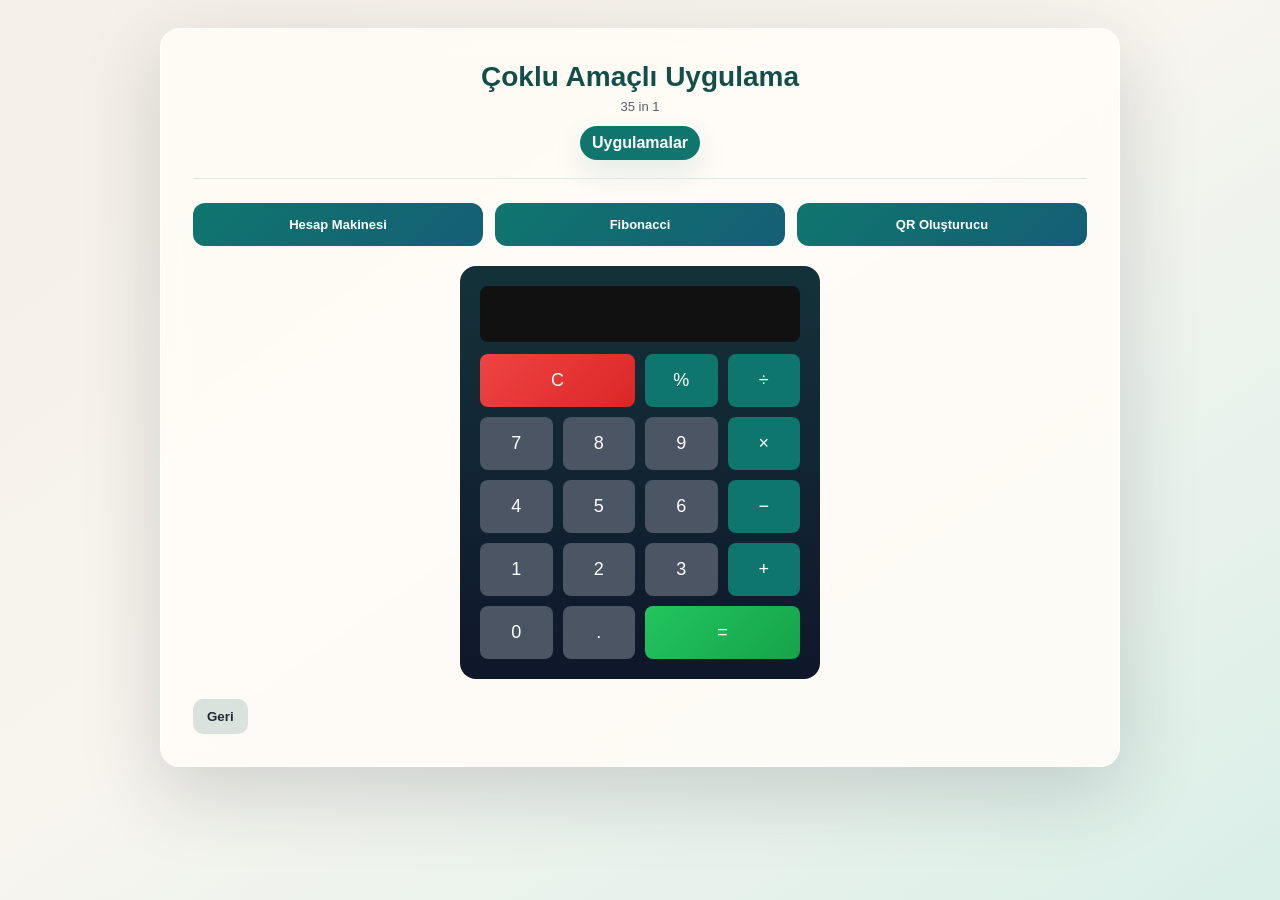
<file: index.html>
<!doctype html>
<html lang="tr">
<head>
  <meta charset="utf-8" />
  <meta name="viewport" content="width=device-width,initial-scale=1" />
  <link rel="manifest" href="assets/manifest.webmanifest">
  <link rel="icon" href="assets/icon.svg" type="image/svg+xml">
  <link rel="stylesheet" href="css/styles.css">
  <title>Çoklu Amaçlı Uygulama</title>
</head>
<body>
  <div class="page-transition" id="page-transition"><span>Yükleniyor</span></div>
  <div class="container">
    <header class="header">
      <h1>Çoklu Amaçlı Uygulama</h1>
      <p>35 in 1</p>
      <a class="switch-app-btn" href="#" id="switch-app-btn">Uygulamalar</a>
    </header>

    <nav class="menu-grid" id="app-menu" aria-label="Uygulama Menüsü">
      <!-- JS ile doldurulacak: her uygulama için bir buton -->
    </nav>

    <main id="app-container">
      <!-- apps/*.html burada dinamik yüklenecek -->
    </main>

    <div class="back-to-menu">
      <button class="btn-back" id="back-to-menu" style="display:none">Geri</button>
    </div>
  </div>

  <script type="module" src="js/app.js"></script>
</body>
</html>
</file>
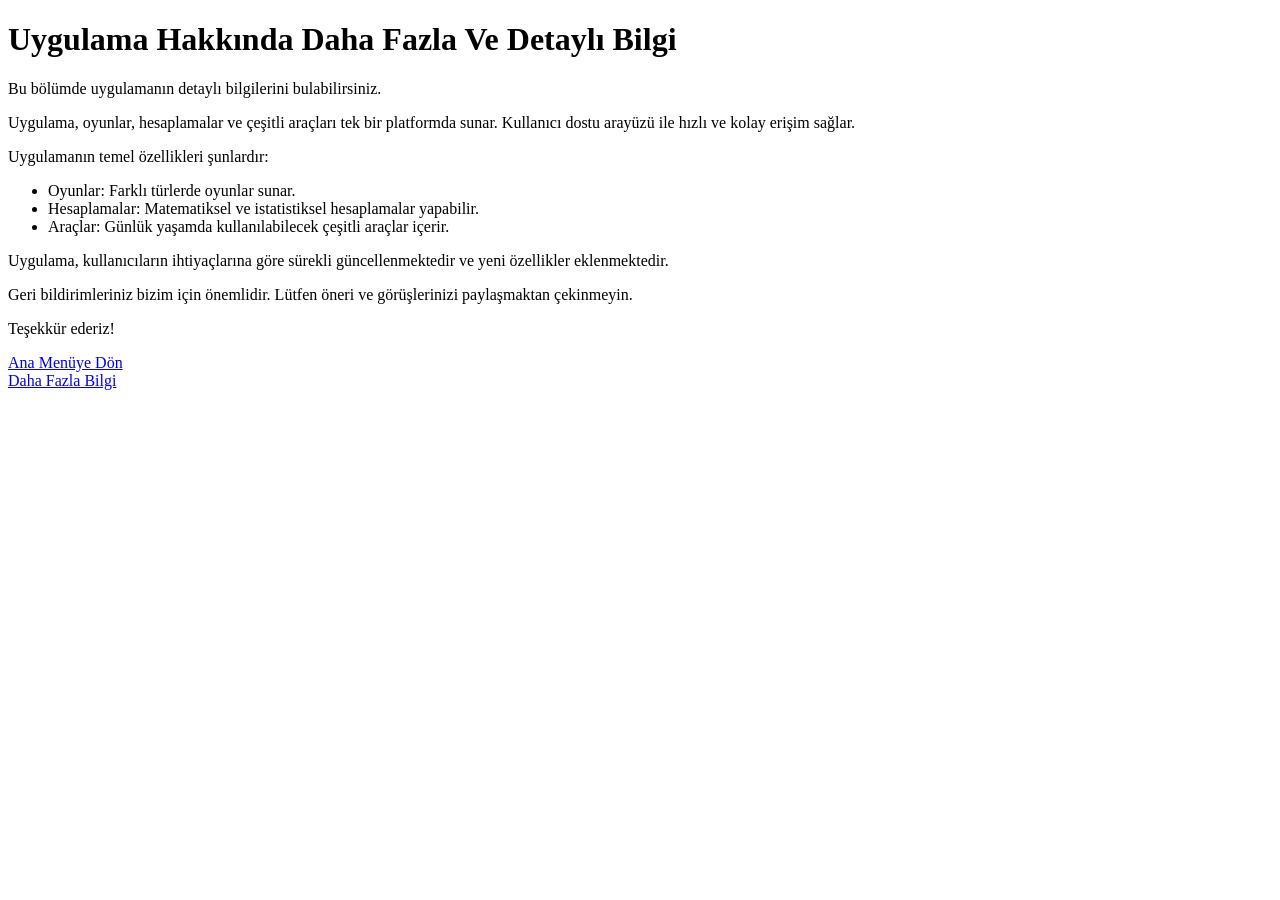
<file: uyg a etiketi.html>
<!DOCTYPE html>
<html lang="tr">
<head>
    <meta charset="UTF-8">
    <meta name="viewport" content="width=device-width, initial-scale=1.0">
    <title>Uygulama Hakkında</title>
</head>
<body>
    <h1>Uygulama Hakkında Daha Fazla Ve Detaylı Bilgi</h1>
    <p>Bu bölümde uygulamanın detaylı bilgilerini bulabilirsiniz.</p>
    
    <p>Uygulama, oyunlar, hesaplamalar ve çeşitli araçları tek bir platformda sunar. Kullanıcı dostu arayüzü ile hızlı ve kolay erişim sağlar.</p>
    
    <p>Uygulamanın temel özellikleri şunlardır:</p>
    <ul>
        <li>Oyunlar: Farklı türlerde oyunlar sunar.</li>
        <li>Hesaplamalar: Matematiksel ve istatistiksel hesaplamalar yapabilir.</li>
        <li>Araçlar: Günlük yaşamda kullanılabilecek çeşitli araçlar içerir.</li>

    </ul>
    <p>Uygulama, kullanıcıların ihtiyaçlarına göre sürekli güncellenmektedir ve yeni özellikler eklenmektedir.</p>
    
    <p>Geri bildirimleriniz bizim için önemlidir. Lütfen öneri ve görüşlerinizi paylaşmaktan çekinmeyin.</p>
    
    <p>Teşekkür ederiz!</p>
    
    <a href="http://127.0.0.1:5500/Benim%20projelerim/uygulama.html">Ana Menüye Dön</a>
    <br>
    
    <a href="http://127.0.0.1:5500/Benim%20projelerim/uyg.%20daha%20da%20bilgi.html">Daha Fazla Bilgi</a>

</body>
</html>
</file>
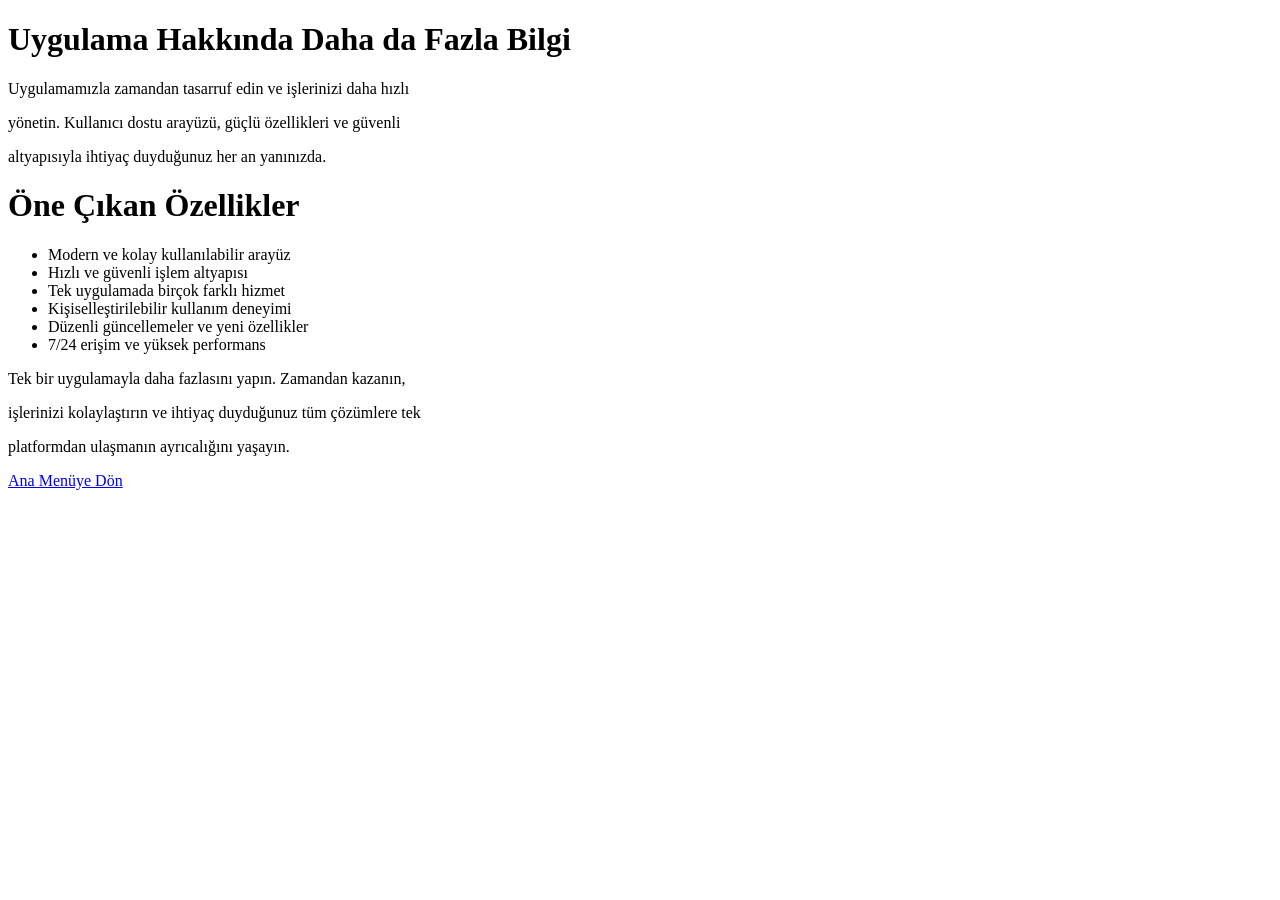
<file: uyg. daha da bilgi.html>
<!DOCTYPE html>
<html lang="tr">
<head>
    <meta charset="UTF-8">
    <meta name="viewport" content="width=device-width, initial-scale=1.0">
    <title>Uygulama Hakkında Daha da Fazla Bilgi</title>
</head>
<body>
    <h1>Uygulama Hakkında Daha da Fazla Bilgi</h1>
    <p>Uygulamamızla zamandan tasarruf edin ve işlerinizi daha hızlı</p>
    
    <p>yönetin. Kullanıcı dostu arayüzü, güçlü özellikleri ve güvenli</p>
    
    <p>altyapısıyla ihtiyaç duyduğunuz her an yanınızda.</p>
    
    <h1>Öne Çıkan Özellikler</h1>
    <ul>
        <li>Modern ve kolay kullanılabilir arayüz</li>
        <li>Hızlı ve güvenli işlem altyapısı</li>
        <li>Tek uygulamada birçok farklı hizmet</li>
        <li>Kişiselleştirilebilir kullanım deneyimi</li>
        <li>Düzenli güncellemeler ve yeni özellikler</li>
        <li>7/24 erişim ve yüksek performans</li>
    </ul>
    <p>Tek bir uygulamayla daha fazlasını yapın. Zamandan kazanın,</p>
    
    <p>işlerinizi kolaylaştırın ve ihtiyaç duyduğunuz tüm çözümlere tek</p>
    
    <p>platformdan ulaşmanın ayrıcalığını yaşayın.</p>
    <a href="http://127.0.0.1:5500/Benim%20projelerim/uygulama.html">Ana Menüye Dön</a>
</body>
</file>
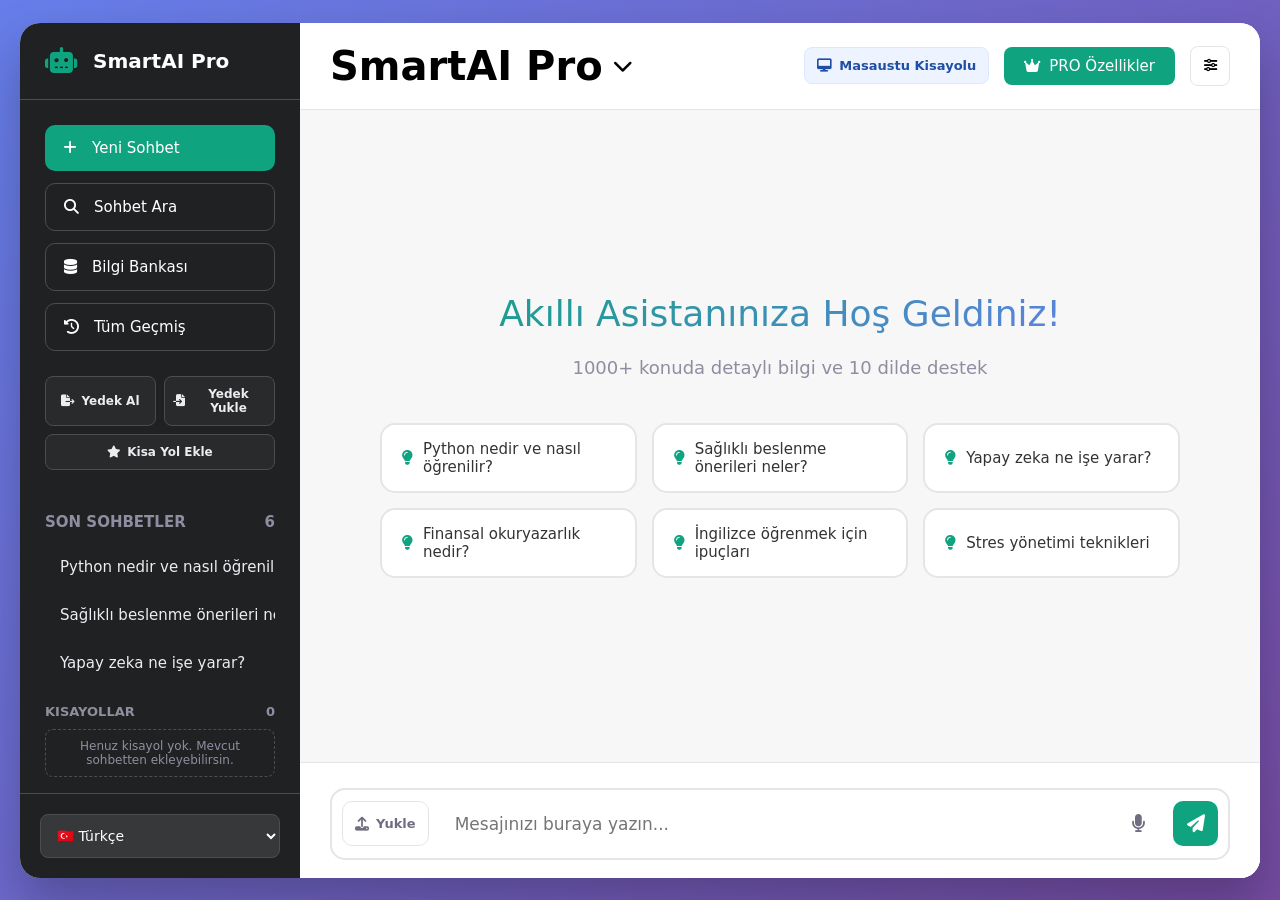
<file: yapyzeka.html>
<!DOCTYPE html>
<html lang="tr">
<head>
    <meta charset="UTF-8">
    <meta name="viewport" content="width=device-width, initial-scale=1.0">
    <meta name="theme-color" content="#10a37f">
    <meta name="mobile-web-app-capable" content="yes">
    <meta name="apple-mobile-web-app-capable" content="yes">
    <meta name="apple-mobile-web-app-status-bar-style" content="default">
    <meta name="apple-mobile-web-app-title" content="SmartAI Pro">
    <link rel="manifest" href="manifest.webmanifest">
    <title>SmartAI Pro - 1000+ Q&A Multilingual Assistant</title>
    <link rel="stylesheet" href="https://cdnjs.cloudflare.com/ajax/libs/font-awesome/6.4.0/css/all.min.css">
    <style>
        :root {
            --primary: #10a37f;
            --sidebar-bg: #202123;
            --chat-bg: #f7f7f8;
            --user-msg: #10a37f;
            --ai-msg: #e5e5e5;
        }

        * {
            margin: 0;
            padding: 0;
            box-sizing: border-box;
            font-family: 'Segoe UI', system-ui, -apple-system, sans-serif;
        }

        body {
            background: linear-gradient(135deg, #667eea 0%, #764ba2 100%);
            height: 100vh;
            display: flex;
            justify-content: center;
            align-items: center;
            padding: 20px;
            overscroll-behavior: none;
        }

        .container {
            display: flex;
            width: 100%;
            max-width: 1600px;
            height: 95vh;
            background: white;
            border-radius: 20px;
            overflow: hidden;
            box-shadow: 0 25px 50px rgba(0,0,0,0.25);
            position: relative;
        }

        .container.mobile-sidebar-open {
            overflow: hidden;
        }

        .mobile-overlay {
            display: none;
        }

        /* Sidebar */
        .sidebar {
            width: 280px;
            background: var(--sidebar-bg);
            display: flex;
            flex-direction: column;
            position: relative;
        }

        .sidebar-header {
            padding: 25px;
            border-bottom: 1px solid #4d4d4f;
        }

        .logo {
            display: flex;
            align-items: center;
            gap: 15px;
            color: white;
            font-size: 20px;
            font-weight: bold;
        }

        .logo i {
            font-size: 26px;
            color: var(--primary);
        }

        .sidebar-actions {
            padding: 25px;
            display: flex;
            flex-direction: column;
            gap: 12px;
        }

        .sidebar-tools {
            padding: 0 25px 18px;
            display: grid;
            grid-template-columns: repeat(2, minmax(0, 1fr));
            gap: 8px;
        }

        .tool-btn {
            border: 1px solid #4d4d4f;
            background: rgba(255,255,255,0.04);
            color: #ececf1;
            border-radius: 8px;
            padding: 10px 8px;
            font-size: 12px;
            font-weight: 700;
            cursor: pointer;
            display: flex;
            justify-content: center;
            align-items: center;
            gap: 6px;
            transition: all 0.2s;
        }

        .tool-btn:hover {
            background: rgba(255,255,255,0.12);
        }

        .tool-btn.full {
            grid-column: 1 / -1;
        }

        .sidebar-btn {
            display: flex;
            align-items: center;
            gap: 15px;
            padding: 14px 18px;
            background: transparent;
            border: 1px solid #4d4d4f;
            border-radius: 10px;
            color: white;
            font-size: 15px;
            cursor: pointer;
            transition: all 0.2s;
        }

        .sidebar-btn:hover {
            background: rgba(255,255,255,0.08);
            transform: translateX(5px);
        }

        .sidebar-btn:active {
            transform: translateX(2px) scale(0.99);
        }

        .new-chat-btn {
            background: var(--primary);
            border: none;
        }

        .new-chat-btn:hover {
            background: #0d8c6d;
            transform: scale(1.02);
        }

        .chat-history {
            flex: 1;
            overflow-y: auto;
            padding: 25px;
        }

        .chat-history h3 {
            color: #8e8ea0;
            font-size: 15px;
            margin-bottom: 15px;
            display: flex;
            justify-content: space-between;
            align-items: center;
        }

        .chat-list {
            display: flex;
            flex-direction: column;
            gap: 6px;
        }

        .chat-item {
            padding: 12px 15px;
            border-radius: 8px;
            color: #ececf1;
            font-size: 15px;
            cursor: pointer;
            transition: all 0.2s;
            white-space: nowrap;
            overflow: hidden;
            text-overflow: ellipsis;
            display: flex;
            justify-content: space-between;
            align-items: center;
        }

        .chat-item:hover {
            background: rgba(255,255,255,0.1);
        }

        .chat-item i {
            opacity: 0;
            transition: opacity 0.2s;
        }

        .chat-item:hover i {
            opacity: 1;
        }

        /* Dil Seçici */
        .language-selector {
            padding: 20px;
            border-top: 1px solid #4d4d4f;
        }

        .shortcut-panel {
            padding: 0 25px 16px;
        }

        .shortcut-panel h3 {
            color: #8e8ea0;
            font-size: 13px;
            margin-bottom: 10px;
            display: flex;
            justify-content: space-between;
        }

        .shortcut-list {
            display: flex;
            flex-direction: column;
            gap: 8px;
            max-height: 140px;
            overflow-y: auto;
        }

        .shortcut-item {
            display: flex;
            align-items: center;
            justify-content: space-between;
            gap: 8px;
            background: rgba(255,255,255,0.06);
            border: 1px solid #3c3c3f;
            border-radius: 8px;
            padding: 8px;
        }

        .shortcut-text {
            color: #ececf1;
            font-size: 12px;
            overflow: hidden;
            text-overflow: ellipsis;
            white-space: nowrap;
            flex: 1;
        }

        .shortcut-actions {
            display: flex;
            gap: 6px;
        }

        .shortcut-action-btn {
            border: 1px solid #4d4d4f;
            background: #2a2b2e;
            color: #ececf1;
            border-radius: 6px;
            padding: 5px 7px;
            cursor: pointer;
            font-size: 11px;
        }

        .shortcut-empty {
            color: #8e8ea0;
            font-size: 12px;
            border: 1px dashed #4d4d4f;
            border-radius: 8px;
            padding: 9px;
            text-align: center;
        }

        .language-selector select {
            width: 100%;
            padding: 12px;
            border-radius: 8px;
            background: rgba(255,255,255,0.1);
            border: 1px solid #4d4d4f;
            color: white;
            font-size: 14px;
        }

        /* Ana İçerik */
        .main-content {
            flex: 1;
            display: flex;
            flex-direction: column;
            background: white;
        }

        .header {
            display: flex;
            justify-content: space-between;
            align-items: center;
            padding: 20px 30px;
            border-bottom: 1px solid #e5e5e5;
        }

        .header-left {
            display: flex;
            align-items: center;
            gap: 10px;
            font-size: 20px;
            font-weight: 600;
        }

        .menu-btn {
            display: none;
            width: 38px;
            height: 38px;
            border-radius: 10px;
            border: 1px solid #e5e5e5;
            background: #fff;
            color: #333;
            cursor: pointer;
            align-items: center;
            justify-content: center;
            transition: all 0.2s;
        }

        .menu-btn:hover {
            background: #f5f5f5;
        }

        .menu-btn:active {
            transform: scale(0.96);
        }

        .header-right {
            display: flex;
            gap: 15px;
            align-items: center;
        }

        .plus-btn {
            background: var(--primary);
            color: white;
            border: none;
            padding: 10px 20px;
            border-radius: 8px;
            font-size: 15px;
            cursor: pointer;
            display: flex;
            align-items: center;
            gap: 8px;
            transition: all 0.2s;
        }

        .plus-btn:hover {
            background: #0d8c6d;
            transform: scale(1.05);
        }

        .install-app-btn {
            border: 1px solid #d7f2ea;
            background: #ecfffa;
            color: #0e7b62;
            border-radius: 8px;
            padding: 10px 12px;
            font-size: 13px;
            font-weight: 700;
            cursor: pointer;
            display: none;
            align-items: center;
            gap: 7px;
            transition: all 0.2s;
        }

        .install-app-btn:hover {
            background: #dbfff4;
            transform: translateY(-1px);
        }

        .desktop-shortcut-btn {
            border: 1px solid #dbe8ff;
            background: #eef4ff;
            color: #1f4ea3;
            border-radius: 8px;
            padding: 10px 12px;
            font-size: 13px;
            font-weight: 700;
            cursor: pointer;
            display: inline-flex;
            align-items: center;
            gap: 7px;
            transition: all 0.2s;
        }

        .desktop-shortcut-btn:hover {
            background: #e2edff;
            transform: translateY(-1px);
        }

        .settings-btn {
            width: 40px;
            height: 40px;
            border-radius: 8px;
            border: 1px solid #e5e5e5;
            background: white;
            cursor: pointer;
            display: flex;
            align-items: center;
            justify-content: center;
            transition: all 0.2s;
        }

        .settings-btn:hover {
            background: #f0f0f0;
            transform: rotate(30deg);
        }

        /* Sohbet Alanı */
        .chat-container {
            flex: 1;
            display: flex;
            flex-direction: column;
            padding: 30px;
            overflow-y: auto;
            background: var(--chat-bg);
            overscroll-behavior: contain;
        }

        .welcome-message {
            text-align: center;
            margin: auto;
            color: #6e6e80;
            max-width: 800px;
        }

        .welcome-message h2 {
            font-size: 36px;
            font-weight: 500;
            margin-bottom: 20px;
            background: linear-gradient(135deg, var(--primary), #667eea);
            -webkit-background-clip: text;
            background-clip: text;
            color: transparent;
            -webkit-text-fill-color: transparent;
        }

        .welcome-message p {
            color: #8e8ea0;
            font-size: 18px;
            line-height: 1.6;
        }

        /* Mesajlar */
        .message {
            max-width: 75%;
            margin-bottom: 25px;
            animation: fadeInUp 0.4s ease;
        }

        @keyframes fadeInUp {
            from { opacity: 0; transform: translateY(20px); }
            to { opacity: 1; transform: translateY(0); }
        }

        .user-message {
            margin-left: auto;
        }

        .ai-message {
            margin-right: auto;
        }

        .message-content {
            padding: 18px 22px;
            border-radius: 20px;
            font-size: 16px;
            line-height: 1.7;
            word-wrap: break-word;
            white-space: pre-line;
            box-shadow: 0 2px 10px rgba(0,0,0,0.05);
        }

        .user-message .message-content {
            background: var(--user-msg);
            color: white;
            border-bottom-right-radius: 5px;
        }

        .ai-message .message-content {
            background: var(--ai-msg);
            color: #333;
            border-bottom-left-radius: 5px;
        }

        .message-time {
            font-size: 13px;
            color: #8e8ea0;
            margin-top: 8px;
            text-align: right;
        }

        .ai-message .message-time {
            text-align: left;
        }

        /* Giriş Alanı */
        .input-container {
            margin-top: auto;
            padding: 25px 30px;
            background: white;
            border-top: 1px solid #e5e5e5;
            padding-bottom: calc(18px + env(safe-area-inset-bottom));
        }

        .input-wrapper {
            display: flex;
            align-items: center;
            gap: 12px;
            background: white;
            border: 2px solid #e5e5e5;
            border-radius: 15px;
            padding: 10px;
            transition: border-color 0.2s;
        }

        .input-wrapper:focus-within {
            border-color: var(--primary);
        }

        .message-input {
            flex: 1;
            border: none;
            outline: none;
            padding: 14px;
            font-size: 17px;
            background: transparent;
            min-height: 28px;
            max-height: 200px;
            resize: none;
        }

        .input-btn {
            width: 45px;
            height: 45px;
            border-radius: 10px;
            border: none;
            background: transparent;
            cursor: pointer;
            display: flex;
            align-items: center;
            justify-content: center;
            color: #6e6e80;
            transition: all 0.2s;
            font-size: 18px;
        }

        .input-btn:hover {
            background: #f0f0f0;
            transform: scale(1.1);
        }

        .input-btn:active {
            transform: scale(0.96);
        }

        .upload-btn {
            width: auto;
            padding: 0 12px;
            gap: 7px;
            border: 1px solid #e5e5e5;
            border-radius: 10px;
            font-size: 14px;
            font-weight: 600;
        }

        .upload-btn span {
            font-size: 13px;
        }

        .send-btn {
            background: var(--primary);
            color: white;
        }

        .send-btn:hover {
            background: #0d8c6d;
            transform: scale(1.1) rotate(5deg);
        }

        /* Önerilen Sorular */
        .suggested-questions {
            display: grid;
            grid-template-columns: repeat(3, 1fr);
            gap: 15px;
            margin-top: 40px;
            max-width: 1000px;
            margin-left: auto;
            margin-right: auto;
        }

        .suggestion-btn {
            padding: 15px 20px;
            background: white;
            border: 2px solid #e5e5e5;
            border-radius: 15px;
            cursor: pointer;
            text-align: left;
            font-size: 15px;
            transition: all 0.2s;
            color: #333;
            display: flex;
            align-items: center;
            gap: 10px;
        }

        .suggestion-btn:hover {
            background: #f0f0f0;
            border-color: var(--primary);
            transform: translateY(-3px);
            box-shadow: 0 5px 15px rgba(0,0,0,0.1);
        }

        .suggestion-btn i {
            color: var(--primary);
        }

        /* Typing Indicator */
        .typing-indicator {
            display: flex;
            gap: 6px;
            padding: 20px;
            background: var(--ai-msg);
            border-radius: 20px;
            width: fit-content;
            border-bottom-left-radius: 5px;
        }

        .typing-dot {
            width: 10px;
            height: 10px;
            background: #8e8ea0;
            border-radius: 50%;
            animation: typing 1.4s infinite;
        }

        .typing-dot:nth-child(2) { animation-delay: 0.2s; }
        .typing-dot:nth-child(3) { animation-delay: 0.4s; }

        @keyframes typing {
            0%, 60%, 100% { transform: translateY(0); }
            30% { transform: translateY(-10px); }
        }

        /* Responsive */
        @media (max-width: 1200px) {
            .suggested-questions {
                grid-template-columns: repeat(2, 1fr);
            }
        }

        @media (max-width: 900px) {
            body {
                padding: 0;
                background: #0e1116;
                min-height: 100dvh;
            }

            .container {
                height: 100dvh;
                border-radius: 0;
                max-width: 100%;
            }

            .sidebar {
                width: min(84vw, 320px);
                height: 100dvh;
                position: absolute;
                left: 0;
                top: 0;
                z-index: 30;
                transform: translateX(-100%);
                transition: transform 0.25s ease;
            }

            .container.mobile-sidebar-open .sidebar {
                transform: translateX(0);
            }

            .mobile-overlay {
                display: block;
                position: absolute;
                inset: 0;
                background: rgba(0,0,0,0.42);
                opacity: 0;
                pointer-events: none;
                transition: opacity 0.2s ease;
                z-index: 20;
            }

            .container.mobile-sidebar-open .mobile-overlay {
                opacity: 1;
                pointer-events: auto;
            }

            .sidebar-header,
            .sidebar-actions {
                padding: 16px;
            }

            .sidebar-actions {
                gap: 8px;
            }

            .sidebar-tools,
            .shortcut-panel {
                padding-left: 16px;
                padding-right: 16px;
            }

            .sidebar-btn {
                font-size: 14px;
                padding: 12px 14px;
            }

            .chat-history {
                padding: 16px;
            }

            .language-selector {
                padding: 16px;
            }

            .main-content {
                width: 100%;
            }

            .header {
                padding: 14px 16px;
                position: sticky;
                top: 0;
                z-index: 12;
                background: rgba(255,255,255,0.95);
                backdrop-filter: blur(6px);
            }

            .menu-btn {
                display: inline-flex;
            }

            #aiTitle {
                font-size: 22px;
            }

            .plus-btn {
                padding: 9px 12px;
                font-size: 13px;
            }

            .install-app-btn {
                padding: 9px 10px;
                font-size: 12px;
            }

            .desktop-shortcut-btn {
                padding: 9px 10px;
                font-size: 12px;
            }

            .plus-btn i {
                display: none;
            }

            .settings-btn {
                width: 36px;
                height: 36px;
            }

            .chat-container {
                padding: 18px 14px;
            }

            .suggested-questions {
                grid-template-columns: 1fr;
                margin-top: 26px;
                gap: 10px;
            }

            .suggestion-btn {
                font-size: 14px;
                padding: 13px 14px;
            }

            .message {
                max-width: 96%;
            }

            .message-content {
                font-size: 15px;
                line-height: 1.6;
                padding: 14px 16px;
            }

            .welcome-message h2 {
                font-size: 25px;
            }

            .welcome-message p {
                font-size: 16px;
            }

            .input-container {
                padding: 12px 12px calc(10px + env(safe-area-inset-bottom));
                position: sticky;
                bottom: 0;
                z-index: 12;
                background: rgba(255,255,255,0.96);
                backdrop-filter: blur(6px);
            }

            .input-wrapper {
                gap: 8px;
                padding: 8px;
                border-radius: 12px;
            }

            .message-input {
                font-size: 16px;
                padding: 10px;
            }

            .input-btn {
                width: 40px;
                height: 40px;
                font-size: 16px;
                -webkit-tap-highlight-color: transparent;
            }

            .upload-btn {
                width: auto;
                padding: 0 10px;
            }

            .upload-btn span {
                display: none;
            }

            .sidebar-btn,
            .suggestion-btn,
            .chat-item,
            .modal-list-btn {
                -webkit-tap-highlight-color: transparent;
            }
        }

        @media (max-width: 520px) {
            .header-right {
                gap: 8px;
            }

            .plus-btn {
                padding: 8px 10px;
                font-size: 12px;
            }

            .install-app-btn {
                padding: 8px 9px;
                font-size: 11px;
            }

            .desktop-shortcut-btn {
                padding: 8px 9px;
                font-size: 11px;
            }

            #modelSelect {
                display: none;
            }

            .modal-card {
                width: 100%;
                max-height: 90dvh;
                border-bottom-left-radius: 0;
                border-bottom-right-radius: 0;
                border-top-left-radius: 16px;
                border-top-right-radius: 16px;
                align-self: flex-end;
            }

            .app-modal {
                align-items: flex-end;
                padding: 0;
            }
        }

        /* Scrollbar */
        ::-webkit-scrollbar {
            width: 8px;
        }

        ::-webkit-scrollbar-track {
            background: transparent;
        }

        ::-webkit-scrollbar-thumb {
            background: #888;
            border-radius: 4px;
        }

        ::-webkit-scrollbar-thumb:hover {
            background: #555;
        }

        /* Markdown Style */
        .message-content strong {
            font-weight: 600;
        }

        .message-content code {
            background: rgba(0,0,0,0.1);
            padding: 2px 6px;
            border-radius: 4px;
            font-family: 'Courier New', monospace;
        }

        .message-content pre {
            background: rgba(0,0,0,0.05);
            padding: 15px;
            border-radius: 10px;
            overflow-x: auto;
            margin: 10px 0;
        }

        body.compact .chat-container {
            padding: 20px;
        }

        body.compact .message-content {
            font-size: 15px;
            padding: 14px 18px;
        }

        .app-modal {
            position: fixed;
            inset: 0;
            display: none;
            align-items: center;
            justify-content: center;
            background: rgba(0,0,0,0.45);
            z-index: 50;
            padding: 20px;
        }

        .app-modal.open {
            display: flex;
        }

        .modal-card {
            width: min(640px, 100%);
            max-height: 80vh;
            background: #ffffff;
            border-radius: 16px;
            box-shadow: 0 20px 40px rgba(0,0,0,0.25);
            display: flex;
            flex-direction: column;
            overflow: hidden;
        }

        .modal-header {
            display: flex;
            align-items: center;
            justify-content: space-between;
            padding: 16px 18px;
            border-bottom: 1px solid #ececec;
        }

        .modal-title {
            font-size: 18px;
            font-weight: 700;
            color: #222;
        }

        .modal-close {
            border: none;
            background: transparent;
            font-size: 20px;
            cursor: pointer;
            color: #666;
        }

        .modal-body {
            padding: 16px 18px;
            overflow: auto;
            display: flex;
            flex-direction: column;
            gap: 10px;
        }

        .modal-input {
            width: 100%;
            border: 1px solid #d9d9d9;
            border-radius: 10px;
            padding: 12px;
            font-size: 15px;
            outline: none;
        }

        .modal-input:focus {
            border-color: var(--primary);
        }

        .modal-list-btn {
            border: 1px solid #e5e5e5;
            background: #fafafa;
            border-radius: 10px;
            padding: 12px;
            text-align: left;
            cursor: pointer;
            font-size: 14px;
            transition: all 0.2s;
        }

        .modal-list-btn:hover {
            border-color: var(--primary);
            background: #f2fffb;
            transform: translateY(-1px);
        }

        .modal-footer {
            display: flex;
            justify-content: flex-end;
            gap: 10px;
            padding: 14px 18px;
            border-top: 1px solid #ececec;
        }

        .modal-action-btn {
            border: none;
            border-radius: 10px;
            padding: 10px 14px;
            cursor: pointer;
            font-size: 14px;
        }

        .modal-action-btn.primary {
            background: var(--primary);
            color: #fff;
        }

        .modal-action-btn.secondary {
            background: #efefef;
            color: #333;
        }

        .toast {
            position: fixed;
            right: 20px;
            bottom: 20px;
            background: #1f2937;
            color: white;
            padding: 12px 14px;
            border-radius: 10px;
            box-shadow: 0 10px 20px rgba(0,0,0,0.2);
            z-index: 60;
            display: none;
        }

        .toast.show {
            display: block;
        }

        @media (prefers-reduced-motion: reduce) {
            *, *::before, *::after {
                animation-duration: 0.01ms !important;
                animation-iteration-count: 1 !important;
                transition-duration: 0.01ms !important;
                scroll-behavior: auto !important;
            }
        }
    </style>
</head>
<body>
    <div class="container">
        <!-- Sol Sidebar -->
        <div class="sidebar">
            <div class="sidebar-header">
                <div class="logo">
                    <i class="fas fa-robot"></i>
                    <span>SmartAI Pro</span>
                </div>
            </div>
            
            <div class="sidebar-actions">
                <button class="sidebar-btn new-chat-btn" id="newChatBtn">
                    <i class="fas fa-plus"></i>
                    Yeni Sohbet
                </button>
                <button class="sidebar-btn" id="searchBtn">
                    <i class="fas fa-search"></i>
                    Sohbet Ara
                </button>
                <button class="sidebar-btn" id="libraryBtn">
                    <i class="fas fa-database"></i>
                    Bilgi Bankası
                </button>
                <button class="sidebar-btn" id="historyBtn">
                    <i class="fas fa-history"></i>
                    Tüm Geçmiş
                </button>
            </div>

            <div class="sidebar-tools">
                <button class="tool-btn" id="backupBtn" type="button">
                    <i class="fas fa-file-export"></i>
                    Yedek Al
                </button>
                <button class="tool-btn" id="restoreBtn" type="button">
                    <i class="fas fa-file-import"></i>
                    Yedek Yukle
                </button>
                <button class="tool-btn full" id="addShortcutBtn" type="button">
                    <i class="fas fa-star"></i>
                    Kisa Yol Ekle
                </button>
                <input type="file" id="backupImportInput" accept="application/json" style="display:none">
            </div>
            
            <div class="chat-history">
                <h3>SON SOHBETLER <span id="chatCount">0</span></h3>
                <div class="chat-list" id="chatList">
                    <!-- Dinamik olarak eklenecek -->
                </div>
            </div>

            <div class="shortcut-panel">
                <h3>KISAYOLLAR <span id="shortcutCount">0</span></h3>
                <div class="shortcut-list" id="shortcutList"></div>
            </div>
            
            <div class="language-selector">
                <select id="languageSelect">
                    <option value="tr">🇹🇷 Türkçe</option>
                    <option value="en">🇺🇸 English</option>
                    <option value="es">🇪🇸 Español</option>
                    <option value="fr">🇫🇷 Français</option>
                    <option value="de">🇩🇪 Deutsch</option>
                    <option value="ar">🇸🇦 العربية</option>
                    <option value="ru">🇷🇺 Русский</option>
                    <option value="zh">🇨🇳 中文</option>
                    <option value="ja">🇯🇵 日本語</option>
                    <option value="ko">🇰🇷 한국어</option>
                </select>
            </div>
        </div>
        
        <!-- Ana İçerik -->
        <div class="main-content">
            <div class="header">
                <div class="header-left">
                    <button class="menu-btn" id="mobileMenuBtn" type="button" aria-label="Menüyü Aç/Kapat">
                        <i class="fas fa-bars"></i>
                    </button>
                    <h1 id="aiTitle">SmartAI Pro</h1>
                    <i class="fas fa-chevron-down" id="modelSelect"></i>
                </div>
                <div class="header-right">
                    <button class="install-app-btn" id="installAppBtn" type="button" aria-label="Uygulamayi yukle">
                        <i class="fas fa-download"></i>
                        Uygulamayi Yukle
                    </button>
                    <button class="desktop-shortcut-btn" id="desktopShortcutBtn" type="button" aria-label="Masaustu kisayolu olustur">
                        <i class="fas fa-desktop"></i>
                        Masaustu Kisayolu
                    </button>
                    <button class="plus-btn" id="plusBtn">
                        <i class="fas fa-crown"></i>
                        PRO Özellikler
                    </button>
                    <button class="settings-btn" id="settingsBtn">
                        <i class="fas fa-sliders-h"></i>
                    </button>
                </div>
            </div>
            
            <div class="chat-container" id="chatContainer">
                <div class="welcome-message" id="welcomeMessage">
                    <h2 id="welcomeTitle">Akıllı Asistanınıza Hoş Geldiniz!</h2>
                    <p id="welcomeSubtitle">1000+ konuda detaylı bilgi ve 10 dilde destek</p>
                    
                    <div class="suggested-questions" id="suggestedQuestions">
                        <!-- Dinamik olarak eklenecek -->
                    </div>
                </div>
            </div>
            
            <div class="input-container">
                <div class="input-wrapper">
                    <input type="file" id="hiddenFileInput" style="display:none" multiple>
                    <button class="input-btn attach-btn" id="attachBtn" title="Dosya Ekle">
                        <i class="fas fa-upload"></i>
                        <span id="uploadBtnText">Yukle</span>
                    </button>
                    <textarea class="message-input" id="messageInput" placeholder="Mesajınızı buraya yazın..." rows="1"></textarea>
                    <button class="input-btn voice-btn" id="voiceBtn" title="Sesli Giriş">
                        <i class="fas fa-microphone"></i>
                    </button>
                    <button class="input-btn send-btn" id="sendBtn" title="Gönder">
                        <i class="fas fa-paper-plane"></i>
                    </button>
                </div>
            </div>
        </div>
        <div class="mobile-overlay" id="mobileOverlay"></div>
    </div>

    <div class="app-modal" id="appModal" aria-hidden="true">
        <div class="modal-card" role="dialog" aria-modal="true" aria-labelledby="modalTitle">
            <div class="modal-header">
                <h3 class="modal-title" id="modalTitle">Panel</h3>
                <button class="modal-close" id="modalCloseBtn" type="button" aria-label="Kapat">x</button>
            </div>
            <div class="modal-body" id="modalBody"></div>
            <div class="modal-footer" id="modalFooter"></div>
        </div>
    </div>

    <div class="toast" id="appToast"></div>

    <script>
        // 1000+ Soru-Cevap Veritabanı (Türkçe)
        const qaDatabaseTR = [
            // Bilim ve Teknoloji (100 soru)
            { q: "Yapay zeka nedir?", a: "Yapay zeka (AI), insan zekasını taklit eden ve öğrenebilen, mantık yürütebilen, problem çözebilen, doğal dili anlayan ve çevreye uyum sağlayabilen sistemlerin geliştirilmesidir." },
            { q: "Machine Learning nedir?", a: "Machine Learning (Makine Öğrenimi), bilgisayarların açıkça programlanmadan verilerden öğrenmesini sağlayan yapay zeka dalıdır. Denetimli, denetimsiz ve pekiştirmeli öğrenme olarak üç ana türü vardır." },
            { q: "Deep Learning nasıl çalışır?", a: "Deep Learning (Derin Öğrenme), insan beynindeki nöron ağlarını taklit eden yapay sinir ağları kullanır. Çok katmanlı yapısı sayesinde karmaşık desenleri öğrenebilir. Görüntü tanıma, doğal dil işleme ve ses tanımada kullanılır." },
            { q: "Blockchain teknolojisi nedir?", a: "Blockchain, merkezi olmayan, şifrelenmiş işlem kayıtlarının tutulduğu dağıtık bir defter teknolojisidir. Her blok önceki bloğa kriptografik olarak bağlıdır, bu da değiştirilmesini neredeyse imkansız kılar." },
            { q: "Kuantum bilgisayar nedir?", a: "Kuantum bilgisayarlar, kuantum mekaniği ilkelerini (süperpozisyon ve dolanıklık) kullanarak geleneksel bilgisayarlardan katlanarak daha hızlı hesaplama yapabilir. Özellikle optimizasyon ve simülasyon problemlerinde devrim yaratacaktır." },
            { q: "IoT nedir?", a: "IoT (Nesnelerin İnterneti), fiziksel cihazların internete bağlanarak veri alışverişi yapmasını sağlayan teknolojidir. Akıllı ev sistemleri, endüstri 4.0 ve giyilebilir teknolojiler IoT uygulamalarıdır." },
            { q: "5G teknolojisi ne sağlar?", a: "5G, 4G'den 100 kat daha hızlı veri aktarımı, 1ms'den düşük gecikme ve kilometrekarede 1 milyon cihaz bağlantı kapasitesi sunar. Otonom araçlar, sanal gerçeklik ve telecerrahide devrim yaratacaktır." },
            { q: "Siber güvenlik neden önemli?", a: "Siber güvenlik, dijital sistemleri, ağları ve verileri yetkisiz erişim, saldırı veya hasara karşı koruma uygulamalarıdır. Kişisel verilerin korunması, finansal güvenlik ve kritik altyapılar için hayati öneme sahiptir." },
            { q: "Büyük veri analizi nedir?", a: "Büyük veri analizi, geleneksel veri işleme yazılımlarının yönetemeyeceği kadar büyük ve karmaşık veri setlerinden değerli bilgiler çıkarmak için kullanılan tekniklerdir." },
            { q: "VR ve AR arasındaki fark nedir?", a: "VR (Sanal Gerçeklik) kullanıcıyı tamamen sanal bir ortama sokarken, AR (Artırılmış Gerçeklik) gerçek dünya görüntüsünün üzerine dijital bilgiler ekler." },
            
            // Programlama ve Yazılım (100 soru)
            { q: "Python neden popüler?", a: "Python, basit sözdizimi, geniş kütüphane desteği, topluluk desteği, çok yönlülük (web, data science, AI, otomasyon) ve kolay öğrenilebilirliği sayesinde popülerdir." },
            { q: "JavaScript nerelerde kullanılır?", a: "JavaScript, web tarayıcılarında kullanıcı arayüzü etkileşimi, Node.js ile sunucu tarafı programlama, mobil uygulama geliştirme (React Native), masaüstü uygulamaları (Electron) ve oyun geliştirmede kullanılır." },
            { q: "React nedir?", a: "React, Facebook tarafından geliştirilen, kullanıcı arayüzü oluşturmak için kullanılan açık kaynaklı bir JavaScript kütüphanesidir. Bileşen tabanlı yapısı ve sanal DOM'u sayesinde yüksek performans sağlar." },
            { q: "API nedir?", a: "API (Uygulama Programlama Arayüzü), yazılım bileşenlerinin birbirleriyle iletişim kurmasını sağlayan bir dizi kural ve tanımdır. REST API ve GraphQL popüler API türleridir." },
            { q: "SQL ve NoSQL farkı nedir?", a: "SQL veritabanları (MySQL, PostgreSQL) yapılandırılmış veriler için tablo tabanlıdır, NoSQL (MongoDB, Cassandra) ise yapılandırılmamış veriler için belge, anahtar-değer veya grafik tabanlıdır." },
            { q: "Docker nedir?", a: "Docker, uygulamaları konteynerler içinde paketleyerek herhangi bir ortamda çalıştırmayı sağlayan bir platformdur. Geliştirme, dağıtım ve ölçeklendirmeyi kolaylaştırır." },
            { q: "Git nedir nasıl kullanılır?", a: "Git, yazılım geliştirme sürecinde kaynak kod değişikliklerini takip eden dağıtık bir versiyon kontrol sistemidir. commit, push, pull, branch ve merge komutlarıyla kullanılır." },
            { q: "Mikroservis mimarisi nedir?", a: "Mikroservis mimarisi, büyük uygulamaları küçük, bağımsız, tek sorumluluklu servislere böler. Her servis kendi veritabanına sahiptir ve API'lerle iletişim kurar. Ölçeklenebilirlik ve sürdürülebilirlik sağlar." },
            { q: "CI/CD nedir?", a: "CI/CD (Sürekli Entegrasyon/Sürekli Dağıtım), kod değişikliklerinin otomatik olarak test edilip üretime dağıtılmasını sağlayan bir yazılım geliştirme uygulamasıdır. Hata oranını azaltır, dağıtım sıklığını artırır." },
            { q: "Test Driven Development nedir?", a: "TDD (Test Güdümlü Geliştirme), önce test yazıp sonra onu geçecek minimum kodu yazma ve ardından refactoring yapma döngüsünden oluşan bir yazılım geliştirme metodolojisidir." },
            
            // Sağlık ve Tıp (100 soru)
            { q: "Kalp sağlığı için ne yapmalı?", a: "Kalp sağlığı için: 1) Düzenli egzersiz (haftada 150 dakika), 2) Akdeniz tipi beslenme, 3) Sigaradan uzak durma, 4) Stres yönetimi, 5) Düzenli check-up, 6) Tansiyon ve kolesterol kontrolü, 7) Ideal kiloyu koruma." },
            { q: "Bağışıklık sistemi nasıl güçlendirilir?", a: "Bağışıklık sistemini güçlendirmek için: C ve D vitamini alımı, yeterli uyku (7-9 saat), probiyotik besinler, düzenli egzersiz, stres azaltma, hijyen ve dengeli beslenme önemlidir." },
            { q: "Diyabet nedir?", a: "Diyabet, vücudun yeterli insülin üretememesi veya üretilen insülini etkili kullanamaması sonucu kan şekerinin yükselmesiyle karakterize kronik bir hastalıktır. Tip 1, Tip 2 ve gebelik diyabeti olarak üç türü vardır." },
            { q: "Kanser nedir?", a: "Kanser, hücrelerin kontrolsüz bölünmesi ve yayılmasıyla karakterize bir hastalıklar grubudur. Genetik faktörler, çevresel etkenler, yaşam tarzı ve enfeksiyonlar kanser riskini artırır." },
            { q: "COVID-19 belirtileri neler?", a: "COVID-19'un yaygın belirtileri: ateş, öksürük, nefes darlığı, tat/koku kaybı, yorgunluk, kas ağrıları, boğaz ağrısı, baş ağrısı, ishal. Aşı olmak ve maske kullanmak korunmada etkilidir." },
            { q: "Mental sağlık için öneriler", a: "Mental sağlık için: düzenli egzersiz, sağlıklı beslenme, yeterli uyku, sosyal bağlantılar, stres yönetimi teknikleri (meditasyon, nefes egzersizleri), hobi edinme, profesyonel destek alma ve sınır koymayı öğrenme önemlidir." },
            { q: "Alzheimer hastalığı nedir?", a: "Alzheimer, hafıza, düşünce ve davranış problemlerine neden olan progresif bir nörodejeneratif hastalıktır. Beyindeki nöronlar arasındaki bağlantıların kaybı ve plak birikimi ile karakterizedir." },
            { q: "Kalp krizi belirtileri", a: "Kalp krizi belirtileri: göğüs ağrısı veya baskı, nefes darlığı, terleme, mide bulantısı, baş dönmesi, kol, çene veya sırt ağrısı. Acil tıbbi yardım gerektirir." },
            { q: "Obezite nasıl önlenir?", a: "Obeziteyi önlemek için: dengeli beslenme, düzenli fiziksel aktivite, porsiyon kontrolü, şekerli içeceklerden kaçınma, lifli gıdalar tüketme, yeterli uyku ve stres yönetimi önemlidir." },
            { q: "Vitamin eksikliği belirtileri", a: "Vitamin eksikliği belirtileri: yorgunluk, halsizlik, cilt problemleri, saç dökülmesi, görme sorunları, kas ağrıları, bağışıklık sisteminde zayıflama. Dengeli beslenme ve gerekirse takviye kullanımı önerilir." },
            
            // İş ve Ekonomi (100 soru)
            { q: "Startup nasıl kurulur?", a: "Startup kurma adımları: 1) Problem ve pazar araştırması, 2) İş planı hazırlama, 3) MVP geliştirme, 4) Takım kurma, 5) Yatırım arama, 6) Ürün-market fit testi, 7) Ölçeklendirme, 8) Sürekli iterasyon." },
            { q: "Finansal okuryazarlık nedir?", a: "Finansal okuryazarlık, bütçe yönetimi, tasarruf, yatırım, borç yönetimi, emeklilik planlaması ve finansal riskleri anlama yeteneğidir. Kişisel finansal güvenlik için kritik öneme sahiptir." },
            { q: "Borsa nasıl çalışır?", a: "Borsa, şirketlerin hisse senetlerinin alınıp satıldığı organize bir piyasadır. Arz-talep dengesi fiyatları belirler. Yatırımcılar şirketlerin gelecekteki kazanç beklentilerine göre alım-satım yapar." },
            { q: "Kripto para nedir?", a: "Kripto para, şifreleme teknikleri kullanılarak güvenli işlem sağlayan, merkezi olmayan dijital para birimidir. Blockchain teknolojisi üzerine kuruludur. Bitcoin ilk ve en yaygın kripto paradır." },
            { q: "NFT nedir?", a: "NFT (Değiştirilemez Token), blockchain üzerinde benzersiz dijital varlıkların sahipliğini kanıtlayan dijital sertifikalardır. Sanat, koleksiyon, oyun içi öğeler ve dijital mülkiyet için kullanılır." },
            { q: "Metaverse nedir?", a: "Metaverse, internetin 3 boyutlu, sanal gerçeklik tabanlı bir versiyonudur. Kullanıcılar avatarlarıyla sanal dünyalarda sosyalleşir, çalışır, oyun oynar ve iş yapar. Web3 teknolojileriyle güçlendirilir." },
            { q: "Dijital pazarlama stratejileri", a: "Dijital pazarlama stratejileri: SEO, sosyal medya pazarlaması, içerik pazarlaması, email pazarlama, influencer pazarlaması, PPC reklamcılığı, video pazarlama, veri analitiği ve kişiselleştirme." },
            { q: "Remote çalışmanın avantajları", a: "Remote çalışmanın avantajları: esnek çalışma saatleri, ofis masraflarının azalması, iş-yaşam dengesi, daha geniş işgücü havuzu, ulaşım zamanı ve maliyetinden tasarruf, çevresel faydalar." },
            { q: "Girişimcilik ekosistemi", a: "Girişimcilik ekosistemi: girişimciler, yatırımcılar, inkübatörler, hızlandırıcılar, mentorlar, üniversiteler, devlet destekleri, coworking alanları ve başarı hikayelerinden oluşur." },
            { q: "İş görüşmesi hazırlığı", a: "İş görüşmesi hazırlığı: şirket araştırması, mülakat sorularına hazırlık, yetenek ve deneyimlerin özetlenmesi, uygun kıyafet, portföy hazırlama, soru hazırlama, pratik yapma ve erken gelme." },
            
            // Eğitim ve Kişisel Gelişim (100 soru)
            { q: "Etkili öğrenme teknikleri", a: "Etkili öğrenme teknikleri: aktif öğrenme, aralıklı tekrar, kendini test etme, öğretmek, görselleştirme, bağlantı kurma, Pomodoro tekniği, uygulama yapma ve yeterli uyku." },
            { q: "Zaman yönetimi nasıl yapılır?", a: "Zaman yönetimi için: önceliklendirme (Eisenhower matrisi), zaman bloklama, görev bölme, 'hayır' demeyi öğrenme, dikkat dağıtıcıları minimize etme, mola verme, teknolojiyi doğru kullanma ve gerçekçi hedefler belirleme." },
            { q: "İngilizce öğrenme yolları", a: "İngilizce öğrenme yolları: günlük pratik, film/dizi İngilizce izleme, dil uygulamaları kullanma, İngilizce kitap okuma, konuşma pratiği (tandem), podcast dinleme, kelime defteri tutma ve dil kurslarına katılma." },
            { q: "Sınav stresi nasıl yenilir?", a: "Sınav stresini yenmek için: düzenli çalışma, nefes egzersizleri, yeterli uyku, sağlıklı beslenme, fiziksel aktivite, pozitif düşünme, gerçekçi beklentiler, sınav stratejisi geliştirme ve profesyonel destek alma." },
            { q: "Kitap okuma alışkanlığı", a: "Kitap okuma alışkanlığı kazanmak için: günlük okuma hedefi belirleme, ilgi alanına göre kitaplar seçme, okuma zamanı ayırma, okuma gruplarına katılma, elektronik kitaplar kullanma, not alma ve okuduğunu paylaşma." },
            { q: "Kariyer planlaması nasıl yapılır?", a: "Kariyer planlaması: öz değerlendirme (yetenek, ilgi, değerler), hedef belirleme, beceri geliştirme, network kurma, mentör bulma, sektör araştırması, esnek plan yapma ve sürekli öğrenme ile yapılır." },
            { q: "Mülakat becerileri nasıl geliştirilir?", a: "Mülakat becerilerini geliştirmek için: pratik yapma, beden dili çalışma, şirket araştırması, başarı hikayeleri hazırlama, soru hazırlama, pozitif ve özgüvenli olma, geri bildirim alma ve sürekli gelişim." },
            { q: "Online eğitim platformları", a: "Popüler online eğitim platformları: Coursera, edX, Udemy, Khan Academy, LinkedIn Learning, Skillshare, FutureLearn, MIT OpenCourseWare, Google Digital Garage ve yerel platformlar." },
            { q: "Yaratıcı düşünme teknikleri", a: "Yaratıcı düşünme teknikleri: beyin fırtınası, SCAMPER, altı şapka, mind mapping, tersine düşünme, analogiler, soru sorma, bağlantı kurma ve farklı perspektiflerden bakma." },
            { q: "Motivasyon nasıl artırılır?", a: "Motivasyonu artırmak için: net hedefler belirleme, küçük başarıları kutlama, nedenlerini hatırlama, destek sistemi kurma, olumlu iç konuşma, görselleştirme, mola verme ve ilham kaynakları bulma." },
            
            // Sanat ve Kültür (100 soru)
            { q: "Rönesans dönemi nedir?", a: "Rönesans, 14.-17. yüzyıllar arasında Avrupa'da bilim, sanat, edebiyat ve felsefede yeniden doğuş dönemidir. Leonardo da Vinci, Michelangelo, Raphael gibi sanatçılar bu dönemde yetişmiştir." },
            { q: "İzlenimcilik akımı", a: "İzlenimcilik (Empresyonizm), 19. yüzyılın sonlarında Fransa'da doğan, ışığın değişen etkilerini yakalamayı amaçlayan sanat akımıdır. Monet, Renoir, Degas önemli temsilcileridir." },
            { q: "Mona Lisa hakkında bilgi", a: "Mona Lisa, Leonardo da Vinci'nin 1503-1506 yılları arasında yaptığı portredir. Louvre Müzesi'nde sergilenir. Gizemli gülümsemesi ve sfumato tekniğiyle ünlüdür." },
            { q: "Türk müziği makamları", a: "Türk müziğinde temel makamlar: Rast, Uşşak, Hüseyni, Hicaz, Saba, Kürdi, Nihavend, Segah. Her makamın kendine özgü seyir, durak ve karar perdeleri vardır." },
            { q: "Sinema tarihi önemli filmler", a: "Sinema tarihinin önemli filmleri: The Birth of a Nation (1915), Metropolis (1927), Citizen Kane (1941), Seven Samurai (1954), Psycho (1960), 2001: A Space Odyssey (1968), The Godfather (1972), Titanic (1997)." },
            { q: "Edebiyat akımları", a: "Önemli edebiyat akımları: Klasisizm, Romantizm, Realizm, Naturalizm, Sembolizm, Ekspresyonizm, Sürrealizm, Varoluşçuluk, Postmodernizm." },
            { q: "Türk edebiyatı önemli yazarlar", a: "Türk edebiyatı önemli yazarlar: Yunus Emre, Fuzuli, Namık Kemal, Halit Ziya Uşaklıgil, Ömer Seyfettin, Yahya Kemal, Ahmet Hamdi Tanpınar, Nazım Hikmet, Orhan Pamuk." },
            { q: "Mimar Sinan eserleri", a: "Mimar Sinan'ın önemli eserleri: Süleymaniye Camii, Selimiye Camii, Şehzade Camii, Mihrimah Sultan Camii, Rüstem Paşa Camii, Sokollu Mehmet Paşa Camii, Kılıç Ali Paşa Camii." },
            { q: "Dünya sanat müzeleri", a: "Önemli dünya sanat müzeleri: Louvre (Fransa), British Museum (İngiltere), Metropolitan Museum of Art (ABD), Uffizi (İtalya), Prado (İspanya), Hermitage (Rusya), Rijksmuseum (Hollanda), Topkapı Sarayı (Türkiye)." },
            { q: "Tiyatro türleri", a: "Tiyatro türleri: trajedi, komedi, dram, müzikli tiyatro (opera, operet, müzikal), absürt tiyatro, epik tiyatro, tiyatro oyunu, kabare, kukla tiyatrosu." },
            
            // Spor ve Sağlıklı Yaşam (100 soru)
            { q: "Düzenli sporun faydaları", a: "Düzenli sporun faydaları: kalp sağlığını iyileştirme, kilo kontrolü, kas ve kemik güçlendirme, enerji artışı, stres azaltma, uyku kalitesini artırma, bağışıklık sistemini güçlendirme, özgüven artışı." },
            { q: "Fitness antrenman programı", a: "Temel fitness antrenman programı: haftada 3-5 gün, kardiyo (30 dakika), kuvvet antrenmanı (tüm kas grupları), esneklik egzersizleri (stretching), dinlenme günleri, dengeli beslenme ve yeterli su tüketimi içermelidir." },
            { q: "Yoga nedir faydaları neler?", a: "Yoga, beden, zihin ve ruh bütünlüğünü sağlayan bir disiplindir. Faydaları: esneklik artışı, stres azaltma, güçlenme, duruş düzelmesi, nefes kontrolü, odaklanma artışı, iç huzur ve denge." },
            { q: "Maraton hazırlığı nasıl yapılır?", a: "Maraton hazırlığı: 16-20 haftalık plan, kademeli mesafe artışı, cross-training, uygun beslenme, hidrasyon, uygun ayakkabı, dinlenme, esneme, koşu teknikleri ve yarış simülasyonları içermelidir." },
            { q: "Spor yaralanmalarından korunma", a: "Spor yaralanmalarından korunmak için: ısınma ve soğuma, doğru teknik, uygun ekipman, kademeli yüklenme, dinlenme, esneklik egzersizleri, dengeli beslenme, hidrasyon ve profesyonel rehberlik önemlidir." },
            { q: "Beslenme ve spor ilişkisi", a: "Spor performansı için beslenme: karbonhidratlar (enerji), proteinler (kas onarımı), yağlar (uzun süreli enerji), vitamin/mineraller, hidrasyon, zamanlama (öncesi, sırası, sonrası) ve kişiselleştirme önemlidir." },
            { q: "Mental spor hazırlığı", a: "Mental spor hazırlığı: hedef belirleme, görselleştirme, odaklanma teknikleri, olumlu iç konuşma, stres yönetimi, rutin oluşturma, geri bildirim değerlendirme ve esnek düşünme becerilerini içerir." },
            { q: "Takım sporlarının faydaları", a: "Takım sporlarının faydaları: sosyal beceriler, takım çalışması, liderlik, disiplin, zaman yönetimi, stres yönetimi, fiziksel gelişim, özgüven ve aidiyet duygusu." },
            { q: "Çocuklar için spor seçimi", a: "Çocuklar için spor seçimi: yaşa uygunluk, ilgi alanı, güvenlik, eğlence faktörü, sosyal gelişim, fiziksel uygunluk, erişilebilirlik ve uzman rehberliği dikkate alınmalıdır." },
            { q: "Spor psikolojisi nedir?", a: "Spor psikolojisi, sporcuların mental becerilerini geliştirmeyi, performansı artırmayı, motivasyonu sürdürmeyi ve psikolojik iyi oluşu desteklemeyi amaçlayan uygulamalı psikoloji dalıdır." },
            
            // Doğa ve Çevre (100 soru)
            { q: "İklim değişikliği nedir?", a: "İklim değişikliği, uzun vadeli hava koşullarındaki değişikliklerdir. Başlıca nedeni insan faaliyetlerinden kaynaklanan sera gazı emisyonlarıdır. Etkileri: sıcaklık artışı, deniz seviyesi yükselmesi, ekstrem hava olayları." },
            { q: "Sürdürülebilirlik nedir?", a: "Sürdürülebilirlik, mevcut ihtiyaçları, gelecek nesillerin ihtiyaçlarını karşılama yeteneğinden ödün vermeden karşılama ilkesidir. Çevresel, ekonomik ve sosyal boyutları vardır." },
            { q: "Yenilenebilir enerji kaynakları", a: "Yenilenebilir enerji kaynakları: güneş enerjisi, rüzgar enerjisi, hidroelektrik, jeotermal enerji, biyokütle, dalga ve gelgit enerjisi. Fosil yakıtlara alternatif temiz enerji kaynaklarıdır." },
            { q: "Biyoçeşitlilik neden önemli?", a: "Biyoçeşitlilik, ekosistemlerin sağlıklı işleyişi, gıda güvenliği, ilaç geliştirme, iklim düzenleme, ekonomik değer ve kültürel önem açısından hayati öneme sahiptir." },
            { q: "Su kirliliği nasıl önlenir?", a: "Su kirliliğini önlemek için: endüstriyel atık arıtma, tarımsal kimyasal kullanımının azaltılması, plastik kullanımının azaltılması, atık su arıtma tesisleri, bireysel sorumluluk (kimyasal atıkların uygun bertarafı) ve yasal düzenlemeler." },
            { q: "Ormanların önemi", a: "Ormanların önemi: oksijen üretimi, karbon depolama, su döngüsü düzenlemesi, erozyon kontrolü, biyolojik çeşitlilik, iklim düzenlemesi, ekonomik değer (odun, ilaç, turizm) ve kültürel değer." },
            { q: "Çevre dostu yaşam önerileri", a: "Çevre dostu yaşam: geri dönüşüm, enerji tasarrufu, su tasarrufu, toplu taşıma/bisiklet, yerel ürünler, plastik azaltma, kompost yapma, çevre gönüllülüğü ve bilinçli tüketim." },
            { q: "Okyanus kirliliği", a: "Okyanus kirliliği: plastik atıklar, kimyasal kirlilik, petrol sızıntıları, gürültü kirliliği, aşırı avlanma. Deniz canlılarına zarar verir, gıda güvenliğini tehdit eder ve ekosistemleri bozar." },
            { q: "Ekolojik ayak izi nedir?", a: "Ekolojik ayak izi, bir bireyin veya toplumun tükettiği kaynakları üretmek ve yarattığı atıkları bertaraf etmek için gereken biyolojik olarak verimli alanın ölçüsüdür." },
            { q: "Organik tarım nedir?", a: "Organik tarım, kimyasal gübre, pestisit, hormon ve GMO kullanmadan, doğal döngülere dayalı, çevre dostu bir tarım yöntemidir. Toprak sağlığını korur, biyoçeşitliliği destekler ve daha sağlıklı ürünler sağlar." },
            
            // Tarih ve Coğrafya (100 soru)
            { q: "Osmanlı İmparatorluğu tarihi", a: "Osmanlı İmparatorluğu, 1299'da Osman Gazi tarafından kuruldu, 1453'te İstanbul'un fethiyle yükseldi, 16-17. yüzyıllarda zirveye ulaştı, 19. yüzyılda gerileme dönemine girdi ve 1922'de saltanatın kaldırılmasıyla sona erdi." },
            { q: "Türkiye Cumhuriyeti'nin kuruluşu", a: "Türkiye Cumhuriyeti, Mustafa Kemal Atatürk önderliğinde Kurtuluş Savaşı'nın ardından 29 Ekim 1923'te kuruldu. Laik, demokratik ve sosyal hukuk devleti ilkeleri üzerine inşa edildi." },
            { q: "İstanbul'un fethi", a: "İstanbul, Fatih Sultan Mehmet komutasındaki Osmanlı ordusu tarafından 29 Mayıs 1453'te fethedildi. Bu fetih Orta Çağ'ın sonu, Yeni Çağ'ın başlangıcı kabul edilir ve dünya tarihini değiştiren önemli bir olaydır." },
            { q: "Dünya savaşları özet", a: "I. Dünya Savaşı (1914-1918): İttifak Devletleri vs İtilaf Devletleri, 20 milyon ölüm.\nII. Dünya Savaşı (1939-1945): Mihver Devletler vs Müttefikler, 70-85 milyon ölüm, Holokost, nükleer silahların kullanımı." },
            { q: "İnsanlık tarihi önemli olaylar", a: "İnsanlık tarihi önemli olaylar: tarım devrimi (MÖ 10.000), yazının icadı (MÖ 3500), demir çağı, klasik uygarlıklar, orta çağ, rönesans, sanayi devrimi, dijital devrim, uzay çağı." },
            { q: "Dünyanın yedi harikası", a: "Antik Dünyanın Yedi Harikası: Keops Piramidi, Babil'in Asma Bahçeleri, Artemis Tapınağı, Zeus Heykeli, Halikarnas Mozolesi, Rodos Heykeli, İskenderiye Feneri." },
            { q: "Türkiye'nin coğrafi özellikleri", a: "Türkiye: Asya ve Avrupa kıtalarında, üç tarafı denizlerle çevrili, dağlık arazi, platolar, verimli ovalar, çeşitli iklim tipleri, zengin su kaynakları, biyoçeşitlilik ve stratejik konuma sahip bir ülkedir." },
            { q: "Dünyanın en uzun nehirleri", a: "Dünyanın en uzun nehirleri: Nil (6650 km), Amazon (6400 km), Yangtze (6300 km), Mississippi (6275 km), Yenisey (5539 km), Sarı Nehir (5464 km), Obi (5410 km), Paraná (4880 km)." },
            { q: "İklim tipleri ve özellikleri", a: "Temel iklim tipleri: tropikal, kurak, ılıman, karasal, kutup. Her iklim tipinin kendine özgü sıcaklık, yağış, bitki örtüsü ve fauna özellikleri vardır." },
            { q: "Kıtalar ve özellikleri", a: "Yedi kıta: Asya (en büyük, en kalabalık), Afrika (en sıcak), Kuzey Amerika, Güney Amerika, Antarktika (en soğuk, en az nüfus), Avrupa, Okyanusya (Avustralya). Her kıtanın kendine özgü coğrafi, kültürel ve biyolojik özellikleri vardır." },
            
            // Felsefe ve Din (100 soru)
            { q: "Felsefe nedir?", a: "Felsefe, varlık, bilgi, değer, akıl, zihin ve dil gibi konuları eleştirel, sistematik ve rasyonel bir şekilde inceleyen disiplindir. Ana dalları: metafizik, epistemoloji, etik, mantık, estetik." },
            { q: "Sokrates'in öğretileri", a: "Sokrates: sorgulama yöntemi (Sokratik yöntem), 'Kendini bil', 'Bildiğim tek şey hiçbir şey bilmediğimdir', erdemin bilgiden geldiği, adaletin önemi, idealar dünyası fikrine katkı." },
            { q: "Varoluşçuluk nedir?", a: "Varoluşçuluk, varoluşun özden önce geldiğini, insanın kendi özünü seçimleriyle oluşturduğunu, özgürlüğün ve sorumluluğun kaçınılmaz olduğunu savunan felsefi akımdır. Sartre, Camus, Kierkegaard önemli temsilcileridir." },
            { q: "Stoacılık felsefesi", a: "Stoacılık, erdemin en yüksek iyi olduğu, duyguların kontrol edilmesi gerektiği, doğayla uyum içinde yaşama, kontrol edilemeyen şeyleri kabullenme ve akla dayalı yaşamayı öğütleyen felsefi okuldur." },
            { q: "Dünya dinleri", a: "Başlıca dünya dinleri: Hristiyanlık (2.4 milyar), İslam (1.9 milyar), Hinduizm (1.2 milyar), Budizm (500 milyon), Yahudilik (15 milyon), Sihizm, Bahailik, Caynizm, Şintoizm." },
            { q: "İslam'ın beş şartı", a: "İslam'ın beş şartı: 1) Kelime-i Şehadet getirmek, 2) Namaz kılmak, 3) Zekat vermek, 4) Oruç tutmak, 5) Hacca gitmek." },
            { q: "Budizm öğretileri", a: "Budizm öğretileri: Dört Yüce Gerçek, Sekiz Aşamalı Yol, karma, reenkarnasyon, nirvana, orta yol, şefkat, bağlanmama ve farkındalık." },
            { q: "Hristiyanlık inançları", a: "Hristiyanlık inançları: Teslis (Baba, Oğul, Kutsal Ruh), İsa'nın çarmıha gerilmesi ve dirilişi, kurtuluş, lütuf, kutsal metinler (İncil), sakramentler, ikinci geliş." },
            { q: "Yoga felsefesi", a: "Yoga felsefesi: Patanjali'nin Yoga Sutraları, sekiz kollu yol (yama, niyama, asana, pranayama, pratyahara, dharana, dhyana, samadhi), birliğe ulaşma, öz farkındalık, denge ve uyum." },
            { q: "İnsan hakları felsefesi", a: "İnsan hakları felsefesi, tüm insanların doğuştan sahip olduğu temel hak ve özgürlüklerin evrensel, devredilemez ve bölünmez olduğu ilkesine dayanır. Kökenleri doğal hukuk, sosyal sözleşme ve Kantçı etikte bulunur." }
        ];

        // Çoklu Dil Çeviri Veritabanı (İngilizce, İspanyolca, Fransızca, Almanca, Arapça, Rusça, Çince, Japonca, Korece)
        const translations = {
            welcome: {
                tr: { title: "Akıllı Asistanınıza Hoş Geldiniz!", subtitle: "1000+ konuda detaylı bilgi ve 10 dilde destek" },
                en: { title: "Welcome to Your Smart Assistant!", subtitle: "Detailed information on 1000+ topics and support in 10 languages" },
                es: { title: "¡Bienvenido a tu Asistente Inteligente!", subtitle: "Información detallada sobre 1000+ temas y soporte en 10 idiomas" },
                fr: { title: "Bienvenue dans votre Assistant Intelligent!", subtitle: "Informations détaillées sur 1000+ sujets et support en 10 langues" },
                de: { title: "Willkommen bei Ihrem Intelligenten Assistenten!", subtitle: "Detaillierte Informationen zu 1000+ Themen und Support in 10 Sprachen" },
                ar: { title: "مرحباً بك في مساعدك الذكي!", subtitle: "معلومات مفصلة عن 1000+ موضوع ودعم بـ10 لغات" },
                ru: { title: "Добро пожаловать в ваш Умный Помощник!", subtitle: "Подробная информация по 1000+ темам и поддержка на 10 языках" },
                zh: { title: "欢迎使用您的智能助手!", subtitle: "1000多个主题的详细信息，支持10种语言" },
                ja: { title: "スマートアシスタントへようこそ!", subtitle: "1000以上のトピックに関する詳細な情報と10言語でのサポート" },
                ko: { title: "스마트 어시스턴트에 오신 것을 환영합니다!", subtitle: "1000개 이상의 주제에 대한 상세 정보 및 10개 언어 지원" }
            },
            ui: {
                tr: {
                    newChat: "Yeni Sohbet",
                    searchChats: "Sohbet Ara",
                    knowledgeBase: "Bilgi Bankası",
                    allHistory: "Tüm Geçmiş",
                    proFeatures: "PRO Özellikler",
                    placeholder: "Mesajınızı buraya yazın...",
                    recentChats: "SON SOHBETLER",
                    suggestions: [
                        "Python nedir ve nasıl öğrenilir?",
                        "Sağlıklı beslenme önerileri neler?",
                        "Yapay zeka ne işe yarar?",
                        "Finansal okuryazarlık nedir?",
                        "İngilizce öğrenmek için ipuçları",
                        "Stres yönetimi teknikleri"
                    ]
                },
                en: {
                    newChat: "New Chat",
                    searchChats: "Search Chats",
                    knowledgeBase: "Knowledge Base",
                    allHistory: "All History",
                    proFeatures: "PRO Features",
                    placeholder: "Type your message here...",
                    recentChats: "RECENT CHATS",
                    suggestions: [
                        "What is Python and how to learn it?",
                        "Healthy eating recommendations",
                        "What is artificial intelligence used for?",
                        "What is financial literacy?",
                        "Tips for learning English",
                        "Stress management techniques"
                    ]
                },
                es: {
                    newChat: "Nuevo Chat",
                    searchChats: "Buscar Chats",
                    knowledgeBase: "Base de Conocimiento",
                    allHistory: "Todo el Historial",
                    proFeatures: "Características PRO",
                    placeholder: "Escribe tu mensaje aquí...",
                    recentChats: "CHATS RECIENTES",
                    suggestions: [
                        "¿Qué es Python y cómo aprenderlo?",
                        "Recomendaciones de alimentación saludable",
                        "¿Para qué se usa la inteligencia artificial?",
                        "¿Qué es la educación financiera?",
                        "Consejos para aprender inglés",
                        "Técnicas de manejo del estrés"
                    ]
                },
                fr: {
                    newChat: "Nouveau Chat",
                    searchChats: "Rechercher des Chats",
                    knowledgeBase: "Base de Connaissances",
                    allHistory: "Tout l'Historique",
                    proFeatures: "Fonctionnalités PRO",
                    placeholder: "Tapez votre message ici...",
                    recentChats: "CHATS RÉCENTS",
                    suggestions: [
                        "Qu'est-ce que Python et comment l'apprendre?",
                        "Recommandations pour une alimentation saine",
                        "À quoi sert l'intelligence artificielle?",
                        "Qu'est-ce que la culture financière?",
                        "Conseils pour apprendre l'anglais",
                        "Techniques de gestion du stress"
                    ]
                },
                de: {
                    newChat: "Neuer Chat",
                    searchChats: "Chats Durchsuchen",
                    knowledgeBase: "Wissensdatenbank",
                    allHistory: "Gesamter Verlauf",
                    proFeatures: "PRO-Funktionen",
                    placeholder: "Geben Sie hier Ihre Nachricht ein...",
                    recentChats: "LETZTE CHATS",
                    suggestions: [
                        "Was ist Python und wie lernt man es?",
                        "Empfehlungen für gesunde Ernährung",
                        "Wofür wird künstliche Intelligenz verwendet?",
                        "Was ist finanzielle Bildung?",
                        "Tipps zum Englischlernen",
                        "Stressmanagement-Techniken"
                    ]
                },
                ar: {
                    newChat: "محادثة جديدة",
                    searchChats: "البحث في المحادثات",
                    knowledgeBase: "قاعدة المعرفة",
                    allHistory: "كل السجل",
                    proFeatures: "ميزات PRO",
                    placeholder: "اكتب رسالتك هنا...",
                    recentChats: "المحادثات الأخيرة",
                    suggestions: [
                        "ما هي بايثون وكيف تتعلمها؟",
                        "توصيات للأكل الصحي",
                        "ما استخدامات الذكاء الاصطناعي؟",
                        "ما هي الثقافة المالية؟",
                        "نصائح لتعلم الإنجليزية",
                        "تقنيات إدارة التوتر"
                    ]
                },
                ru: {
                    newChat: "Новый Чат",
                    searchChats: "Поиск Чатов",
                    knowledgeBase: "База Знаний",
                    allHistory: "Вся История",
                    proFeatures: "PRO Возможности",
                    placeholder: "Введите ваше сообщение здесь...",
                    recentChats: "ПОСЛЕДНИЕ ЧАТЫ",
                    suggestions: [
                        "Что такое Python и как его изучить?",
                        "Рекомендации по здоровому питанию",
                        "Для чего используется искусственный интеллект?",
                        "Что такое финансовая грамотность?",
                        "Советы по изучению английского",
                        "Техники управления стрессом"
                    ]
                },
                zh: {
                    newChat: "新聊天",
                    searchChats: "搜索聊天",
                    knowledgeBase: "知识库",
                    allHistory: "全部历史",
                    proFeatures: "专业功能",
                    placeholder: "在这里输入您的消息...",
                    recentChats: "最近聊天",
                    suggestions: [
                        "Python是什么以及如何学习？",
                        "健康饮食建议",
                        "人工智能有什么用途？",
                        "什么是金融素养？",
                        "学习英语的技巧",
                        "压力管理技巧"
                    ]
                },
                ja: {
                    newChat: "新規チャット",
                    searchChats: "チャットを検索",
                    knowledgeBase: "知識ベース",
                    allHistory: "すべての履歴",
                    proFeatures: "PRO機能",
                    placeholder: "メッセージをここに入力...",
                    recentChats: "最近のチャット",
                    suggestions: [
                        "Pythonとは？学習方法は？",
                        "健康的な食事の推奨事項",
                        "人工知能は何に使われますか？",
                        "金融リテラシーとは？",
                        "英語学習のヒント",
                        "ストレス管理のテクニック"
                    ]
                },
                ko: {
                    newChat: "새 채팅",
                    searchChats: "채팅 검색",
                    knowledgeBase: "지식 베이스",
                    allHistory: "모든 기록",
                    proFeatures: "PRO 기능",
                    placeholder: "메시지를 여기에 입력하세요...",
                    recentChats: "최근 채팅",
                    suggestions: [
                        "Python이란 무엇이며 어떻게 배우나요?",
                        "건강한 식습관 권장사항",
                        "인공지능은 무엇에 사용되나요?",
                        "금융 이해력이란 무엇인가요?",
                        "영어 학습 팁",
                        "스트레스 관리 기술"
                    ]
                }
            }
        };

        // Diğer diller için örnek QA veritabanları (gerçek uygulamada tam çeviri gerekir)
        const qaDatabaseEN = qaDatabaseTR.map(item => ({
            q: translateText(item.q, 'en'),
            a: translateText(item.a, 'en')
        }));

        const qaDatabaseES = qaDatabaseTR.map(item => ({
            q: translateText(item.q, 'es'),
            a: translateText(item.a, 'es')
        }));

        // ... Diğer diller için benzer şekilde

        // DOM Elementleri
        const chatContainer = document.getElementById('chatContainer');
        const messageInput = document.getElementById('messageInput');
        const sendBtn = document.getElementById('sendBtn');
        const newChatBtn = document.getElementById('newChatBtn');
        const welcomeMessage = document.getElementById('welcomeMessage');
        const welcomeTitle = document.getElementById('welcomeTitle');
        const welcomeSubtitle = document.getElementById('welcomeSubtitle');
        const suggestedQuestions = document.getElementById('suggestedQuestions');
        const chatList = document.getElementById('chatList');
        let chatCountEl = document.getElementById('chatCount');
        const languageSelect = document.getElementById('languageSelect');
        const aiTitle = document.getElementById('aiTitle');
        const uploadBtnText = document.getElementById('uploadBtnText');
        const hiddenFileInput = document.getElementById('hiddenFileInput');
        const voiceBtn = document.getElementById('voiceBtn');
        const appModal = document.getElementById('appModal');
        const modalTitle = document.getElementById('modalTitle');
        const modalBody = document.getElementById('modalBody');
        const modalFooter = document.getElementById('modalFooter');
        const modalCloseBtn = document.getElementById('modalCloseBtn');
        const appToast = document.getElementById('appToast');
        const backupBtn = document.getElementById('backupBtn');
        const restoreBtn = document.getElementById('restoreBtn');
        const addShortcutBtn = document.getElementById('addShortcutBtn');
        const backupImportInput = document.getElementById('backupImportInput');
        const shortcutList = document.getElementById('shortcutList');
        const shortcutCount = document.getElementById('shortcutCount');
        const installAppBtn = document.getElementById('installAppBtn');
        const desktopShortcutBtn = document.getElementById('desktopShortcutBtn');
        const mobileMenuBtn = document.getElementById('mobileMenuBtn');
        const mobileOverlay = document.getElementById('mobileOverlay');
        const rootContainer = document.querySelector('.container');
        const STORAGE_KEY = 'smartai_state_v1';

        // Sohbet geçmişi
        let chatHistory = [];
        let currentChat = [];
        let currentLanguage = 'tr';
        let isProMode = false;
        let recognition = null;
        let isListening = false;
        let toastTimeoutId = null;
        let touchStartX = 0;
        let touchStartY = 0;
        let deferredInstallPrompt = null;
        let quickShortcuts = [];
        let uploadEndpoint = localStorage.getItem('smartai_upload_endpoint') || '/upload';

        const speechLanguageMap = {
            tr: 'tr-TR',
            en: 'en-US',
            es: 'es-ES',
            fr: 'fr-FR',
            de: 'de-DE',
            ar: 'ar-SA',
            ru: 'ru-RU',
            zh: 'zh-CN',
            ja: 'ja-JP',
            ko: 'ko-KR'
        };

        // Sayfa yüklendiğinde
        document.addEventListener('DOMContentLoaded', function() {
            loadState();
            initializeChat();
            createSuggestedQuestions();
            updateUILanguage();
            renderChatList();
            renderShortcuts();
            
            // Mesaj giriş alanı otomatik yüksekliği
            messageInput.addEventListener('input', function() {
                this.style.height = 'auto';
                this.style.height = (this.scrollHeight) + 'px';
            });

            // Dil değişikliği
            languageSelect.addEventListener('change', function() {
                currentLanguage = this.value;
                updateUILanguage();
                updateChatLanguage();
                saveState();
            });

            document.addEventListener('touchstart', onTouchStart, { passive: true });
            document.addEventListener('touchend', onTouchEnd, { passive: true });
        });

        function saveState() {
            const state = {
                chatHistory,
                quickShortcuts,
                currentLanguage,
                modelName: aiTitle.textContent,
                compactMode: document.body.classList.contains('compact'),
                isProMode
            };
            localStorage.setItem(STORAGE_KEY, JSON.stringify(state));
        }

        function loadState() {
            const raw = localStorage.getItem(STORAGE_KEY);
            if (!raw) return;

            try {
                const state = JSON.parse(raw);
                if (Array.isArray(state.chatHistory)) chatHistory = state.chatHistory;
                if (Array.isArray(state.quickShortcuts)) {
                    quickShortcuts = state.quickShortcuts
                        .filter(item => typeof item === 'string' && item.trim())
                        .slice(0, 12);
                }
                if (state.currentLanguage && translations.ui[state.currentLanguage]) {
                    currentLanguage = state.currentLanguage;
                    languageSelect.value = state.currentLanguage;
                }
                if (state.modelName) aiTitle.textContent = state.modelName;
                if (state.compactMode) document.body.classList.add('compact');
                isProMode = !!state.isProMode;
            } catch (error) {
                console.warn('Kaydedilen durum okunamadi:', error);
            }
        }

        function updateProButton() {
            const plusBtn = document.getElementById('plusBtn');
            const label = translations.ui[currentLanguage].proFeatures;
            plusBtn.innerHTML = `<i class="fas fa-crown"></i>${isProMode ? label + ' (Acik)' : label}`;
            plusBtn.style.boxShadow = isProMode ? '0 0 0 3px rgba(16,163,127,0.2)' : 'none';
        }

        function showToast(message) {
            if (toastTimeoutId) clearTimeout(toastTimeoutId);
            appToast.textContent = message;
            appToast.classList.add('show');
            toastTimeoutId = setTimeout(() => {
                appToast.classList.remove('show');
            }, 2200);
        }

        async function uploadFiles(files) {
            if (!files || files.length === 0) return;

            if (!uploadEndpoint || !uploadEndpoint.trim()) {
                const manualEndpoint = prompt('Yukleme adresini girin (ornek: https://site.com/upload):', '/upload');
                if (!manualEndpoint) {
                    showToast('Yukleme iptal edildi.');
                    return;
                }
                uploadEndpoint = manualEndpoint.trim();
                localStorage.setItem('smartai_upload_endpoint', uploadEndpoint);
            }

            const attachBtn = document.getElementById('attachBtn');
            const originalBtnText = uploadBtnText ? uploadBtnText.textContent : '';
            attachBtn.disabled = true;
            if (uploadBtnText) uploadBtnText.textContent = currentLanguage === 'en' ? 'Uploading...' : 'Yukleniyor...';

            try {
                const formData = new FormData();
                files.forEach(file => formData.append('files', file));

                const response = await fetch(uploadEndpoint, {
                    method: 'POST',
                    body: formData
                });

                if (!response.ok) {
                    throw new Error(`HTTP ${response.status}`);
                }

                showToast(currentLanguage === 'en' ? 'Files uploaded successfully.' : 'Dosyalar basariyla yuklendi.');
            } catch (error) {
                console.error('Dosya yukleme hatasi:', error);
                showToast(currentLanguage === 'en' ? 'Upload failed. Check endpoint.' : 'Yukleme basarisiz. Adresi kontrol edin.');

                const wantsChange = confirm(currentLanguage === 'en'
                    ? 'Upload endpoint seems invalid. Do you want to update it?'
                    : 'Yukleme adresi gecersiz gorunuyor. Degistirmek ister misin?');

                if (wantsChange) {
                    const newEndpoint = prompt(
                        currentLanguage === 'en'
                            ? 'Enter upload endpoint:'
                            : 'Yeni yukleme adresini gir:',
                        uploadEndpoint || '/upload'
                    );

                    if (newEndpoint && newEndpoint.trim()) {
                        uploadEndpoint = newEndpoint.trim();
                        localStorage.setItem('smartai_upload_endpoint', uploadEndpoint);
                        showToast(currentLanguage === 'en' ? 'Endpoint saved.' : 'Adres kaydedildi.');
                    }
                }
            } finally {
                attachBtn.disabled = false;
                if (uploadBtnText) uploadBtnText.textContent = originalBtnText || (currentLanguage === 'en' ? 'Upload' : 'Yukle');
            }
        }

        function closeModal() {
            appModal.classList.remove('open');
            appModal.setAttribute('aria-hidden', 'true');
            modalBody.innerHTML = '';
            modalFooter.innerHTML = '';
        }

        function renderShortcuts() {
            shortcutList.innerHTML = '';

            if (quickShortcuts.length === 0) {
                const empty = document.createElement('div');
                empty.className = 'shortcut-empty';
                empty.textContent = currentLanguage === 'en'
                    ? 'No shortcut yet. Add one from current chat.'
                    : 'Henuz kisayol yok. Mevcut sohbetten ekleyebilirsin.';
                shortcutList.appendChild(empty);
            } else {
                quickShortcuts.forEach((title, index) => {
                    const item = document.createElement('div');
                    item.className = 'shortcut-item';

                    const text = document.createElement('span');
                    text.className = 'shortcut-text';
                    text.textContent = title;

                    const actions = document.createElement('div');
                    actions.className = 'shortcut-actions';

                    const openBtn = document.createElement('button');
                    openBtn.className = 'shortcut-action-btn';
                    openBtn.type = 'button';
                    openBtn.textContent = currentLanguage === 'en' ? 'Open' : 'Ac';
                    openBtn.onclick = function() {
                        loadChat(title);
                    };

                    const removeBtn = document.createElement('button');
                    removeBtn.className = 'shortcut-action-btn';
                    removeBtn.type = 'button';
                    removeBtn.textContent = currentLanguage === 'en' ? 'Del' : 'Sil';
                    removeBtn.onclick = function() {
                        quickShortcuts.splice(index, 1);
                        renderShortcuts();
                        saveState();
                        showToast(currentLanguage === 'en' ? 'Shortcut removed.' : 'Kisayol silindi.');
                    };

                    actions.appendChild(openBtn);
                    actions.appendChild(removeBtn);
                    item.appendChild(text);
                    item.appendChild(actions);
                    shortcutList.appendChild(item);
                });
            }

            shortcutCount.textContent = String(quickShortcuts.length);
        }

        function addShortcutFromCurrent() {
            const lastItem = currentChat[currentChat.length - 1];
            const candidate = (lastItem && lastItem.q) || messageInput.value.trim();

            if (!candidate) {
                showToast(currentLanguage === 'en' ? 'No chat title found for shortcut.' : 'Kisayol icin once bir sohbet baslat.');
                return;
            }

            const title = candidate.length > 48 ? `${candidate.slice(0, 48)}...` : candidate;
            if (quickShortcuts.includes(title)) {
                showToast(currentLanguage === 'en' ? 'Shortcut already exists.' : 'Bu kisayol zaten var.');
                return;
            }

            if (quickShortcuts.length >= 12) {
                quickShortcuts.shift();
            }

            quickShortcuts.push(title);
            renderShortcuts();
            saveState();
            showToast(currentLanguage === 'en' ? 'Shortcut added.' : 'Kisayol eklendi.');
        }

        function getBackupPayload() {
            return {
                version: 1,
                exportedAt: new Date().toISOString(),
                chatHistory,
                quickShortcuts,
                currentLanguage,
                modelName: aiTitle.textContent,
                compactMode: document.body.classList.contains('compact'),
                isProMode
            };
        }

        function exportAppBackup() {
            const payload = getBackupPayload();
            const blob = new Blob([JSON.stringify(payload, null, 2)], { type: 'application/json' });
            const url = URL.createObjectURL(blob);
            const link = document.createElement('a');
            link.href = url;
            link.download = `smartai-yedek-${new Date().toISOString().slice(0, 10)}.json`;
            link.click();
            URL.revokeObjectURL(url);
            showToast(currentLanguage === 'en' ? 'Backup downloaded.' : 'Yedek dosyasi indirildi.');
        }

        function triggerBackupImport() {
            backupImportInput.click();
        }

        function importBackupFromFile(event) {
            const file = event.target.files && event.target.files[0];
            if (!file) return;

            const reader = new FileReader();
            reader.onload = function(loadEvent) {
                try {
                    const parsed = JSON.parse(loadEvent.target.result);

                    if (Array.isArray(parsed.chatHistory)) {
                        chatHistory = parsed.chatHistory;
                    }

                    if (Array.isArray(parsed.quickShortcuts)) {
                        quickShortcuts = parsed.quickShortcuts
                            .filter(item => typeof item === 'string' && item.trim())
                            .slice(0, 12);
                    }

                    if (parsed.currentLanguage && translations.ui[parsed.currentLanguage]) {
                        currentLanguage = parsed.currentLanguage;
                        languageSelect.value = parsed.currentLanguage;
                    }

                    if (typeof parsed.modelName === 'string' && parsed.modelName.trim()) {
                        aiTitle.textContent = parsed.modelName;
                    }

                    document.body.classList.toggle('compact', !!parsed.compactMode);
                    isProMode = !!parsed.isProMode;

                    updateUILanguage();
                    renderChatList();
                    renderShortcuts();
                    initializeChat();
                    saveState();
                    showToast(currentLanguage === 'en' ? 'Backup loaded.' : 'Yedek basariyla yuklendi.');
                } catch (error) {
                    console.error('Yedek yukleme hatasi:', error);
                    showToast(currentLanguage === 'en' ? 'Invalid backup file.' : 'Gecersiz yedek dosyasi.');
                } finally {
                    backupImportInput.value = '';
                }
            };

            reader.readAsText(file);
        }

        function installAsApp() {
            if (!deferredInstallPrompt) {
                showToast('Yukleme secenegi simdilik kullanilamiyor. HTTPS ve destekleyen tarayici gerekli.');
                return;
            }

            deferredInstallPrompt.prompt();
            deferredInstallPrompt.userChoice.then(function(choice) {
                if (choice && choice.outcome === 'accepted') {
                    showToast('Yukleme istegi gonderildi. Ana ekranini kontrol et.');
                } else {
                    showToast('Yukleme islemi iptal edildi.');
                }

                deferredInstallPrompt = null;
                installAppBtn.style.display = 'none';
            });
        }

        async function createDesktopShortcut() {
            const pageUrl = window.location.href;
            const shortcutContent = `[InternetShortcut]\nURL=${pageUrl}\n`;
            const fileName = 'SmartAI Pro.url';

            try {
                if (window.showSaveFilePicker) {
                    const handle = await window.showSaveFilePicker({
                        suggestedName: fileName,
                        types: [{
                            description: 'Internet Shortcut',
                            accept: { 'application/internet-shortcut': ['.url'] }
                        }]
                    });

                    const writable = await handle.createWritable();
                    await writable.write(shortcutContent);
                    await writable.close();
                    showToast(currentLanguage === 'en' ? 'Desktop shortcut file created.' : 'Masaustu kisayol dosyasi olusturuldu.');
                    return;
                }

                const blob = new Blob([shortcutContent], { type: 'application/internet-shortcut' });
                const url = URL.createObjectURL(blob);
                const link = document.createElement('a');
                link.href = url;
                link.download = fileName;
                link.click();
                URL.revokeObjectURL(url);
                showToast(currentLanguage === 'en' ? 'Shortcut downloaded. Move it to desktop.' : 'Kisayol indirildi. Masaustune tasiyin.');
            } catch (error) {
                if (error && error.name === 'AbortError') {
                    showToast(currentLanguage === 'en' ? 'Operation cancelled.' : 'Islem iptal edildi.');
                    return;
                }
                console.error('Kisayol olusturma hatasi:', error);
                showToast(currentLanguage === 'en' ? 'Shortcut creation failed.' : 'Kisayol olusturulamadi.');
            }
        }

        function isMobileLayout() {
            return window.innerWidth <= 900;
        }

        function setMobileSidebar(open) {
            if (!isMobileLayout()) {
                rootContainer.classList.remove('mobile-sidebar-open');
                document.body.style.overflow = '';
                mobileMenuBtn.setAttribute('aria-expanded', 'false');
                return;
            }

            rootContainer.classList.toggle('mobile-sidebar-open', open);
            document.body.style.overflow = open ? 'hidden' : '';
            mobileMenuBtn.setAttribute('aria-expanded', open ? 'true' : 'false');
        }

        function closeMobileSidebar() {
            setMobileSidebar(false);
        }

        function toggleMobileSidebar() {
            if (!isMobileLayout()) return;
            setMobileSidebar(!rootContainer.classList.contains('mobile-sidebar-open'));
        }

        function onTouchStart(event) {
            if (!isMobileLayout() || !event.changedTouches || event.changedTouches.length === 0) return;
            touchStartX = event.changedTouches[0].clientX;
            touchStartY = event.changedTouches[0].clientY;
        }

        function onTouchEnd(event) {
            if (!isMobileLayout() || !event.changedTouches || event.changedTouches.length === 0) return;

            const touch = event.changedTouches[0];
            const deltaX = touch.clientX - touchStartX;
            const deltaY = Math.abs(touch.clientY - touchStartY);
            const sidebarOpen = rootContainer.classList.contains('mobile-sidebar-open');

            if (deltaY > 60) return;

            if (!sidebarOpen && touchStartX < 28 && deltaX > 55) {
                setMobileSidebar(true);
            }

            if (sidebarOpen && deltaX < -55) {
                setMobileSidebar(false);
            }
        }

        function openModal(title) {
            closeMobileSidebar();
            modalTitle.textContent = title;
            appModal.classList.add('open');
            appModal.setAttribute('aria-hidden', 'false');
        }

        modalCloseBtn.addEventListener('click', closeModal);
        appModal.addEventListener('click', function(event) {
            if (event.target === appModal) closeModal();
        });
        document.addEventListener('keydown', function(event) {
            if (event.key === 'Escape') {
                if (appModal.classList.contains('open')) closeModal();
                closeMobileSidebar();
            }

            if ((event.ctrlKey || event.metaKey) && event.key.toLowerCase() === 'k') {
                event.preventDefault();
                messageInput.focus();
            }
        });

        function showWelcome() {
            chatContainer.innerHTML = '';
            welcomeMessage.style.display = 'block';
            chatContainer.appendChild(welcomeMessage);
        }

        // UI dilini güncelle
        function updateUILanguage() {
            const lang = translations.ui[currentLanguage];
            const welcome = translations.welcome[currentLanguage];
            
            // Butonları güncelle
            newChatBtn.innerHTML = `<i class="fas fa-plus"></i>${lang.newChat}`;
            document.getElementById('searchBtn').innerHTML = `<i class="fas fa-search"></i>${lang.searchChats}`;
            document.getElementById('libraryBtn').innerHTML = `<i class="fas fa-database"></i>${lang.knowledgeBase}`;
            document.getElementById('historyBtn').innerHTML = `<i class="fas fa-history"></i>${lang.allHistory}`;
            updateProButton();
            
            // Başlıkları güncelle
            welcomeTitle.textContent = welcome.title;
            welcomeSubtitle.textContent = welcome.subtitle;
            document.querySelector('.chat-history h3').innerHTML = `${lang.recentChats} <span id="chatCount">0</span>`;
            chatCountEl = document.getElementById('chatCount');

            backupBtn.innerHTML = `<i class="fas fa-file-export"></i>${currentLanguage === 'en' ? 'Backup' : 'Yedek Al'}`;
            restoreBtn.innerHTML = `<i class="fas fa-file-import"></i>${currentLanguage === 'en' ? 'Restore' : 'Yedek Yukle'}`;
            addShortcutBtn.innerHTML = `<i class="fas fa-star"></i>${currentLanguage === 'en' ? 'Add Shortcut' : 'Kisa Yol Ekle'}`;
            desktopShortcutBtn.innerHTML = `<i class="fas fa-desktop"></i>${currentLanguage === 'en' ? 'Desktop Shortcut' : 'Masaustu Kisayolu'}`;
            if (uploadBtnText) {
                uploadBtnText.textContent = currentLanguage === 'en' ? 'Upload' : 'Yukle';
            }
            
            // Placeholder güncelle
            messageInput.placeholder = lang.placeholder;
            
            // Önerilen soruları güncelle
            createSuggestedQuestions();
            renderShortcuts();
        }

        // Sohbet dilini güncelle
        function updateChatLanguage() {
            // Mevcut sohbetleri temizle
            showWelcome();
            currentChat = [];
            renderChatList();
        }

        // Metin çeviri fonksiyonu (basit versiyon)
        function translateText(text, targetLang) {
            if (targetLang === 'tr') return text;
            
            // Basit çeviri tablosu (gerçek uygulamada API kullanılmalı)
            const translationMap = {
                'en': {
                    'Merhaba': 'Hello',
                    'Python': 'Python',
                    'yapay zeka': 'artificial intelligence',
                    'sağlıklı beslenme': 'healthy eating'
                },
                'es': {
                    'Merhaba': 'Hola',
                    'Python': 'Python',
                    'yapay zeka': 'inteligencia artificial',
                    'sağlıklı beslenme': 'alimentación saludable'
                }
            };
            
            let translated = text;
            if (translationMap[targetLang]) {
                for (const [key, value] of Object.entries(translationMap[targetLang])) {
                    translated = translated.replace(new RegExp(key, 'gi'), value);
                }
            }
            
            return translated || text;
        }

        // Önerilen soruları oluştur
        function createSuggestedQuestions() {
            suggestedQuestions.innerHTML = '';
            const suggestions = translations.ui[currentLanguage].suggestions;
            
            suggestions.forEach(question => {
                const button = document.createElement('button');
                button.className = 'suggestion-btn';
                button.innerHTML = `<i class="fas fa-lightbulb"></i>${question}`;
                button.onclick = () => sendMessage(question);
                suggestedQuestions.appendChild(button);
            });
        }

        // Örnek sohbetleri yükle
        function loadSampleChats() {
            chatList.innerHTML = '';
            const sampleChats = translations.ui[currentLanguage].suggestions.slice(0, 10);
            
            sampleChats.forEach((chat) => {
                const item = document.createElement('div');
                item.className = 'chat-item';
                item.innerHTML = `<span>${chat}</span><i class="fas fa-chevron-right"></i>`;
                item.onclick = () => loadChat(chat);
                chatList.appendChild(item);
            });
            
            chatCountEl.textContent = sampleChats.length;
        }

        function renderChatList() {
            if (chatHistory.length === 0) {
                loadSampleChats();
                return;
            }

            chatList.innerHTML = '';
            const titles = chatHistory
                .map(chat => chat.title)
                .filter((title, index, arr) => title && arr.indexOf(title) === index)
                .slice(0, 20);

            titles.forEach(title => {
                const item = document.createElement('div');
                item.className = 'chat-item';
                item.innerHTML = `<span>${title}</span><i class="fas fa-chevron-right"></i>`;
                item.onclick = () => loadChat(title);
                chatList.appendChild(item);
            });

            chatCountEl.textContent = titles.length;
        }

        // Sohbeti yükle
        function loadChat(title) {
            closeMobileSidebar();
            welcomeMessage.style.display = 'none';
            chatContainer.innerHTML = '';
            currentChat = [];
            
            const matchingQA = getQADatabase().filter(qa => 
                title.toLowerCase().includes(qa.q.toLowerCase().split(' ')[0]) ||
                qa.q.toLowerCase().includes(title.toLowerCase().split(' ')[0])
            );
            
            if (matchingQA.length > 0) {
                matchingQA.forEach(qa => {
                    addMessageToChat(qa.q, 'user');
                    setTimeout(() => {
                        addMessageToChat(qa.a, 'ai');
                    }, 500);
                    currentChat.push({ q: qa.q, a: qa.a });
                });
            } else {
                addMessageToChat(title, 'user');
                setTimeout(() => {
                    const response = getAIResponse(title);
                    addMessageToChat(response, 'ai');
                    currentChat.push({ q: title, a: response });
                }, 1000);
            }
            
            chatHistory.push({
                title: title.length > 30 ? title.substring(0, 30) + '...' : title,
                messages: currentChat,
                timestamp: new Date().toISOString()
            });
            
            updateChatList();
            saveState();
        }

        // Yeni sohbet başlat
        function initializeChat() {
            closeMobileSidebar();
            showWelcome();
            currentChat = [];
            messageInput.value = '';
            messageInput.style.height = 'auto';
        }

        // Mesaj gönder
        sendBtn.onclick = sendUserMessage;
        messageInput.addEventListener('keypress', function(e) {
            if (e.key === 'Enter' && !e.shiftKey) {
                e.preventDefault();
                sendUserMessage();
            }
        });

        function sendUserMessage() {
            const message = messageInput.value.trim();
            if (!message) return;
            
            sendMessage(message);
            messageInput.value = '';
            messageInput.style.height = 'auto';
        }

        function sendMessage(message) {
            closeMobileSidebar();
            if (welcomeMessage.isConnected) {
                welcomeMessage.style.display = 'none';
            }

            if (window.navigator && typeof window.navigator.vibrate === 'function') {
                window.navigator.vibrate(15);
            }

            addMessageToChat(message, 'user');
            
            // Typing indicator göster
            showTypingIndicator();
            
            // AI yanıtını gecikmeli göster
            const responseDelay = isProMode ? 350 + Math.random() * 450 : 800 + Math.random() * 1200;
            setTimeout(() => {
                removeTypingIndicator();
                const response = getAIResponse(message);
                addMessageToChat(response, 'ai');
                
                // Sohbet geçmişine ekle
                currentChat.push({ q: message, a: response });
                
                // Eğer ilk mesajsa sohbet listesine ekle
                if (currentChat.length === 1) {
                    const title = message.length > 30 ? message.substring(0, 30) + '...' : message;
                    addToChatList(title);
                }
                
                scrollToBottom();
            }, responseDelay);
        }

        // AI yanıtı üret
        function getAIResponse(message) {
            const lowerMessage = message.toLowerCase();
            const qaDB = getQADatabase();
            
            // Tam eşleşme kontrolü
            for (const qa of qaDB) {
                if (lowerMessage === qa.q.toLowerCase()) {
                    return qa.a;
                }
            }
            
            // Anahtar kelime eşleşmesi
            for (const qa of qaDB) {
                const keywords = qa.q.toLowerCase().split(' ');
                for (const keyword of keywords) {
                    if (keyword.length > 3 && lowerMessage.includes(keyword)) {
                        return qa.a;
                    }
                }
            }
            
            // İçerik bazlı eşleşme
            for (const qa of qaDB) {
                const words = lowerMessage.split(' ');
                let matchCount = 0;
                
                for (const word of words) {
                    if (word.length > 3 && 
                        (qa.q.toLowerCase().includes(word) || qa.a.toLowerCase().includes(word))) {
                        matchCount++;
                    }
                }
                
                if (matchCount >= 2) {
                    return qa.a;
                }
            }
            
            // Jenerik akıllı yanıtlar
            return generateSmartGenericResponse(message);
        }

        // Akıllı jenerik yanıt üret
        function generateSmartGenericResponse(message) {
            const responses = {
                tr: [
                    `"${message}" konusu hakkında size detaylı bilgi verebilirim. Bu konuda spesifik olarak ne öğrenmek istiyorsunuz?`,
                    `İlginç bir soru! ${message} hakkında bildiklerimi paylaşayım: Bu konu, modern dünyada giderek daha fazla önem kazanıyor.`,
                    `Teşekkür ederim bu soru için. ${message} konusunda size en güncel ve doğru bilgileri vermeye çalışacağım.`,
                    `Anladığım kadarıyla ${message} hakkında bilgi istiyorsunuz. Bu konuyu şu açılardan ele alabiliriz:`,
                    `Bu soru üzerine düşündüm. ${message} ile ilgili olarak şunları söyleyebilirim:`,
                    `Harika bir soru! ${message}, günümüzün en önemli konularından biri. Size bu konuda kapsamlı bir açıklama yapabilirim.`
                ],
                en: [
                    `I can provide detailed information about "${message}". What specifically would you like to know about this topic?`,
                    `Interesting question! Let me share what I know about ${message}: This topic is becoming increasingly important in the modern world.`,
                    `Thank you for this question. I'll try to give you the most current and accurate information about ${message}.`,
                    `As I understand, you want information about ${message}. We can approach this topic from the following perspectives:`,
                    `I've thought about this question. Regarding ${message}, I can say the following:`,
                    `Great question! ${message} is one of the most important topics today. I can give you a comprehensive explanation about this.`
                ]
                // Diğer diller için benzer yanıtlar eklenebilir
            };
            
            const langResponses = responses[currentLanguage] || responses.tr;
            return langResponses[Math.floor(Math.random() * langResponses.length)];
        }

        // Mevcut dil için QA veritabanını getir
        function getQADatabase() {
            switch(currentLanguage) {
                case 'en': return qaDatabaseEN;
                case 'es': return qaDatabaseES;
                // Diğer diller için
                default: return qaDatabaseTR;
            }
        }

        // Mesajı sohbete ekle
        function addMessageToChat(message, sender) {
            const messageDiv = document.createElement('div');
            messageDiv.className = `message ${sender}-message`;
            
            const contentDiv = document.createElement('div');
            contentDiv.className = 'message-content';
            contentDiv.textContent = message;
            
            const timeDiv = document.createElement('div');
            timeDiv.className = 'message-time';
            timeDiv.textContent = new Date().toLocaleTimeString(currentLanguage === 'tr' ? 'tr-TR' : 'en-US', { 
                hour: '2-digit', 
                minute: '2-digit' 
            });
            
            messageDiv.appendChild(contentDiv);
            messageDiv.appendChild(timeDiv);
            chatContainer.appendChild(messageDiv);
            
            scrollToBottom();
        }

        // Typing indicator göster
        function showTypingIndicator() {
            const typingDiv = document.createElement('div');
            typingDiv.className = 'message ai-message';
            typingDiv.id = 'typingIndicator';
            
            const contentDiv = document.createElement('div');
            contentDiv.className = 'typing-indicator';
            
            for (let i = 0; i < 3; i++) {
                const dot = document.createElement('div');
                dot.className = 'typing-dot';
                contentDiv.appendChild(dot);
            }
            
            typingDiv.appendChild(contentDiv);
            chatContainer.appendChild(typingDiv);
            scrollToBottom();
        }

        // Typing indicator kaldır
        function removeTypingIndicator() {
            const indicator = document.getElementById('typingIndicator');
            if (indicator) {
                indicator.remove();
            }
        }

        // Sohbet listesini güncelle
        function updateChatList() {
            renderChatList();
        }

        // Sohbet listesine ekle
        function addToChatList(title) {
            chatHistory.push({
                title: title,
                messages: currentChat,
                timestamp: new Date().toISOString()
            });
            
            updateChatList();
            saveState();
        }

        // En alta kaydır
        function scrollToBottom() {
            chatContainer.scrollTop = chatContainer.scrollHeight;
        }

        // Buton event listener'ları
        newChatBtn.onclick = initializeChat;
        
        document.getElementById('searchBtn').onclick = function() {
            openModal(translations.ui[currentLanguage].searchChats);

            const input = document.createElement('input');
            input.className = 'modal-input';
            input.placeholder = 'Aramak istediginiz sohbet basligini yazin...';

            const resultInfo = document.createElement('div');
            resultInfo.style.color = '#6b7280';
            resultInfo.style.fontSize = '14px';

            const applySearch = function() {
                const normalized = input.value.trim().toLowerCase();
                const items = chatList.querySelectorAll('.chat-item');
                let visibleCount = 0;

                items.forEach(item => {
                    const text = item.textContent.toLowerCase();
                    const isVisible = !normalized || text.includes(normalized);
                    item.style.display = isVisible ? 'flex' : 'none';
                    if (isVisible) visibleCount++;
                });

                resultInfo.textContent = `${visibleCount} sohbet listelendi.`;
            };

            input.addEventListener('input', applySearch);
            modalBody.appendChild(input);
            modalBody.appendChild(resultInfo);

            const closeBtn = document.createElement('button');
            closeBtn.className = 'modal-action-btn secondary';
            closeBtn.textContent = 'Kapat';
            closeBtn.onclick = closeModal;

            const resetBtn = document.createElement('button');
            resetBtn.className = 'modal-action-btn primary';
            resetBtn.textContent = 'Temizle';
            resetBtn.onclick = function() {
                input.value = '';
                applySearch();
                showToast('Arama sifirlandi.');
            };

            modalFooter.appendChild(closeBtn);
            modalFooter.appendChild(resetBtn);
            input.focus();
            applySearch();
        };
        
        document.getElementById('libraryBtn').onclick = function() {
            const qaDB = getQADatabase().slice(0, 20);
            openModal(translations.ui[currentLanguage].knowledgeBase);

            qaDB.forEach((item, idx) => {
                const button = document.createElement('button');
                button.type = 'button';
                button.className = 'modal-list-btn';
                button.textContent = `${idx + 1}. ${item.q}`;
                button.onclick = function() {
                    closeModal();
                    sendMessage(item.q);
                };
                modalBody.appendChild(button);
            });

            const closeBtn = document.createElement('button');
            closeBtn.className = 'modal-action-btn secondary';
            closeBtn.textContent = 'Kapat';
            closeBtn.onclick = closeModal;
            modalFooter.appendChild(closeBtn);
        };
        
        document.getElementById('historyBtn').onclick = function() {
            if (chatHistory.length === 0) {
                showToast('Henuz kayitli sohbet gecmisi yok.');
                return;
            }

            const recent = chatHistory.slice(-10).reverse();
            openModal(translations.ui[currentLanguage].allHistory);

            recent.forEach((item, idx) => {
                const button = document.createElement('button');
                button.type = 'button';
                button.className = 'modal-list-btn';
                const date = new Date(item.timestamp).toLocaleDateString(currentLanguage === 'tr' ? 'tr-TR' : 'en-US');
                button.textContent = `${idx + 1}. ${item.title} (${date})`;
                button.onclick = function() {
                    closeModal();
                    loadChat(item.title);
                };
                modalBody.appendChild(button);
            });

            const closeBtn = document.createElement('button');
            closeBtn.className = 'modal-action-btn secondary';
            closeBtn.textContent = 'Kapat';
            closeBtn.onclick = closeModal;
            modalFooter.appendChild(closeBtn);
        };
        
        document.getElementById('plusBtn').onclick = function() {
            isProMode = !isProMode;
            updateProButton();
            saveState();
            const modeMessage = isProMode
                ? 'PRO modu acildi. Daha hizli yanit ve gelismis davranis aktif.'
                : 'PRO modu kapatildi. Standart moda donuldu.';
            addMessageToChat(modeMessage, 'ai');
        };
        
        document.getElementById('settingsBtn').onclick = function() {
            document.body.classList.toggle('compact');
            saveState();
            showToast(document.body.classList.contains('compact') ? 'Kompakt gorunum acildi.' : 'Kompakt gorunum kapatildi.');
        };
        
        document.getElementById('attachBtn').classList.add('upload-btn');

        document.getElementById('attachBtn').onclick = function() {
            hiddenFileInput.click();
        };

        hiddenFileInput.addEventListener('change', function() {
            const files = Array.from(this.files || []);
            if (files.length === 0) return;

            const summary = files
                .slice(0, 3)
                .map(file => `${file.name} (${Math.ceil(file.size / 1024)} KB)`)
                .join(', ');

            const prefix = messageInput.value.trim() ? '\n' : '';
            messageInput.value += `${prefix}[Eklenen dosyalar: ${summary}]`;
            messageInput.dispatchEvent(new Event('input'));
            uploadFiles(files);
            this.value = '';
        });
        
        document.getElementById('voiceBtn').onclick = function() {
            const SpeechRecognition = window.SpeechRecognition || window.webkitSpeechRecognition;
            if (!SpeechRecognition) {
                showToast('Bu tarayicida sesli giris desteklenmiyor.');
                return;
            }

            if (!recognition) {
                recognition = new SpeechRecognition();
                recognition.lang = speechLanguageMap[currentLanguage] || 'tr-TR';
                recognition.interimResults = true;
                recognition.continuous = false;

                recognition.onresult = function(event) {
                    const transcript = Array.from(event.results)
                        .map(result => result[0].transcript)
                        .join(' ')
                        .trim();
                    if (transcript) {
                        messageInput.value = transcript;
                        messageInput.dispatchEvent(new Event('input'));
                    }
                };

                recognition.onend = function() {
                    isListening = false;
                    voiceBtn.style.color = '#6e6e80';
                };

                recognition.onerror = function() {
                    isListening = false;
                    voiceBtn.style.color = '#6e6e80';
                    showToast('Ses algilanamadi. Tekrar deneyin.');
                };
            }

            if (isListening) {
                recognition.stop();
                return;
            }

            recognition.lang = speechLanguageMap[currentLanguage] || 'tr-TR';
            recognition.start();
            isListening = true;
            voiceBtn.style.color = 'var(--primary)';
        };
        
        document.getElementById('modelSelect').onclick = function() {
            const models = ['SmartAI Basic', 'SmartAI Pro', 'SmartAI Ultra'];
            const currentModel = aiTitle.textContent;
            const nextModel = models[(models.indexOf(currentModel) + 1) % models.length];
            aiTitle.textContent = nextModel;
            saveState();
            showToast(`Model degisti: ${nextModel}`);
        };

        mobileMenuBtn.addEventListener('click', toggleMobileSidebar);
        mobileOverlay.addEventListener('click', closeMobileSidebar);
        backupBtn.addEventListener('click', exportAppBackup);
        restoreBtn.addEventListener('click', triggerBackupImport);
        addShortcutBtn.addEventListener('click', addShortcutFromCurrent);
        backupImportInput.addEventListener('change', importBackupFromFile);
        window.addEventListener('resize', function() {
            if (!isMobileLayout()) {
                closeMobileSidebar();
            }
        });
        installAppBtn.addEventListener('click', installAsApp);
        desktopShortcutBtn.addEventListener('click', createDesktopShortcut);

        window.addEventListener('beforeinstallprompt', function(event) {
            event.preventDefault();
            deferredInstallPrompt = event;
            installAppBtn.style.display = 'inline-flex';
        });

        window.addEventListener('appinstalled', function() {
            deferredInstallPrompt = null;
            installAppBtn.style.display = 'none';
            showToast('Uygulama cihaza kuruldu. Ana ekrandan acabilirsin.');
        });

        if ('serviceWorker' in navigator) {
            window.addEventListener('load', function() {
                navigator.serviceWorker.register('service-worker.js').catch(function(error) {
                    console.error('Service worker kaydi basarisiz:', error);
                });
            });
        }

        mobileMenuBtn.setAttribute('aria-expanded', 'false');

        updateProButton();
    </script>
</body>
</html>
</file>
<file: css/styles.css>
:root{
  --bg-base: #f4efe7;
  --bg-accent: #d9efe8;
  --surface: rgba(255, 252, 247, 0.9);
  --surface-strong: #fffdf9;
  --text-main: #1f2933;
  --text-soft: #52606d;
  --border-soft: #dde7df;
  --brand: #0f766e;
  --brand-dark: #134e4a;
  --warm: #c2410c;
  --shadow-lg: 0 24px 80px rgba(31, 41, 51, 0.18);
  --shadow-md: 0 12px 30px rgba(15, 118, 110, 0.12);
}

*{margin:0;padding:0;box-sizing:border-box}

body{
  font-family: 'Trebuchet MS', 'Aptos', 'Segoe UI', sans-serif;
  background: linear-gradient(145deg, var(--bg-base) 0%, #f8f5ef 46%, var(--bg-accent) 100%);
  min-height:100vh;display:flex;justify-content:center;align-items:flex-start;padding:28px;color:var(--text-main);
}

.container{
  background:var(--surface);backdrop-filter:blur(12px);border:1px solid rgba(255,255,255,0.75);border-radius:20px;box-shadow:var(--shadow-lg);width:100%;max-width:960px;padding:32px;
}

.header{text-align:center;margin-bottom:24px;border-bottom:1px solid rgba(15,118,110,0.12);padding-bottom:18px}
.header h1{color:var(--brand-dark);font-size:28px;margin-bottom:6px}
.header p{color:var(--text-soft);font-size:13px}

.switch-app-btn{display:inline-flex;align-items:center;gap:8px;margin-top:12px;padding:8px 12px;background:var(--brand);color:white;border-radius:999px;text-decoration:none;font-weight:700;box-shadow:var(--shadow-md)}

.menu-grid{display:grid;grid-template-columns:repeat(auto-fit,minmax(160px,1fr));gap:12px;margin:18px 0}
.menu-btn{background:linear-gradient(135deg,var(--brand) 0%,#155e75 100%);color:white;border:none;padding:14px 12px;border-radius:12px;cursor:pointer;font-size:13px;font-weight:600;transition:all .2s ease}
.menu-btn:hover{transform:translateY(-3px)}

.content-area{display:none}
.content-area.active{display:block}

/* Calculator specific */
.calculator{background:linear-gradient(180deg,#14323a 0%,#0f172a 100%);padding:20px;border-radius:16px;max-width:360px;margin:20px auto;color:white}
.calc-display{background:#111;color:#0fefb0;font-size:28px;padding:16px;border-radius:8px;text-align:right;min-height:56px;font-family:'Courier New',monospace}
.calc-buttons{display:grid;grid-template-columns:repeat(4,1fr);gap:10px;margin-top:12px}
.calc-btn{padding:16px;font-size:18px;border-radius:8px;border:none;cursor:pointer;color:white}
.calc-btn.number{background:#4b5563}
.calc-btn.operator{background:var(--brand)}
.calc-btn.equals{background:linear-gradient(135deg,#22c55e 0%,#16a34a 100%);grid-column:span 2}
.calc-btn.clear{background:linear-gradient(135deg,#ef4444 0%,#dc2626 100%);grid-column:span 2}

.page-transition{position:fixed;inset:0;z-index:9999;display:flex;align-items:center;justify-content:center;background:linear-gradient(135deg,rgba(15,118,110,0.96),rgba(194,65,12,0.95));opacity:0;visibility:hidden;pointer-events:none;transition:opacity .35s ease,visibility .35s ease}
.page-transition.active{opacity:1;visibility:visible;pointer-events:auto}

.btn-back{background:#d9e2dc;color:var(--text-main);border:none;padding:10px 14px;border-radius:10px;cursor:pointer;font-weight:700}

@media (max-width:640px){
  .container{padding:18px}
  .menu-grid{grid-template-columns:repeat(auto-fit,minmax(120px,1fr))}
}
</file>
